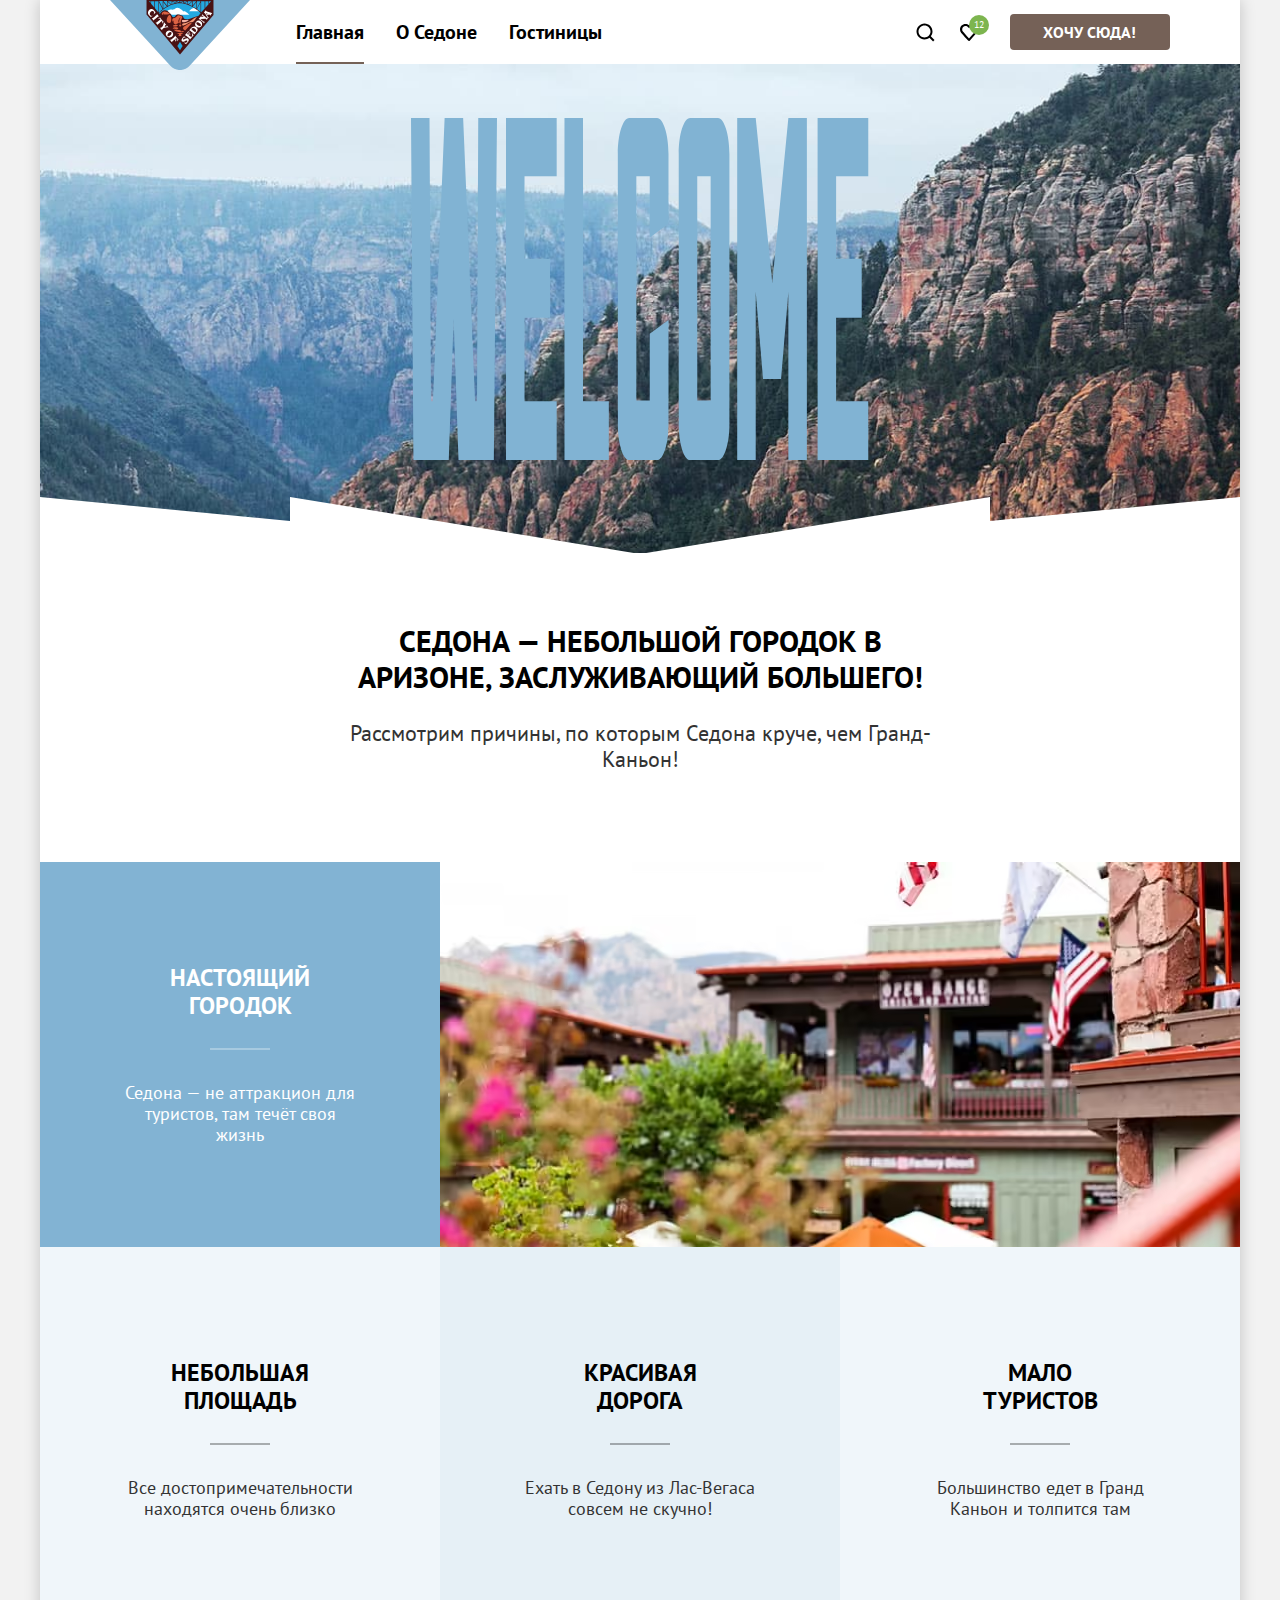
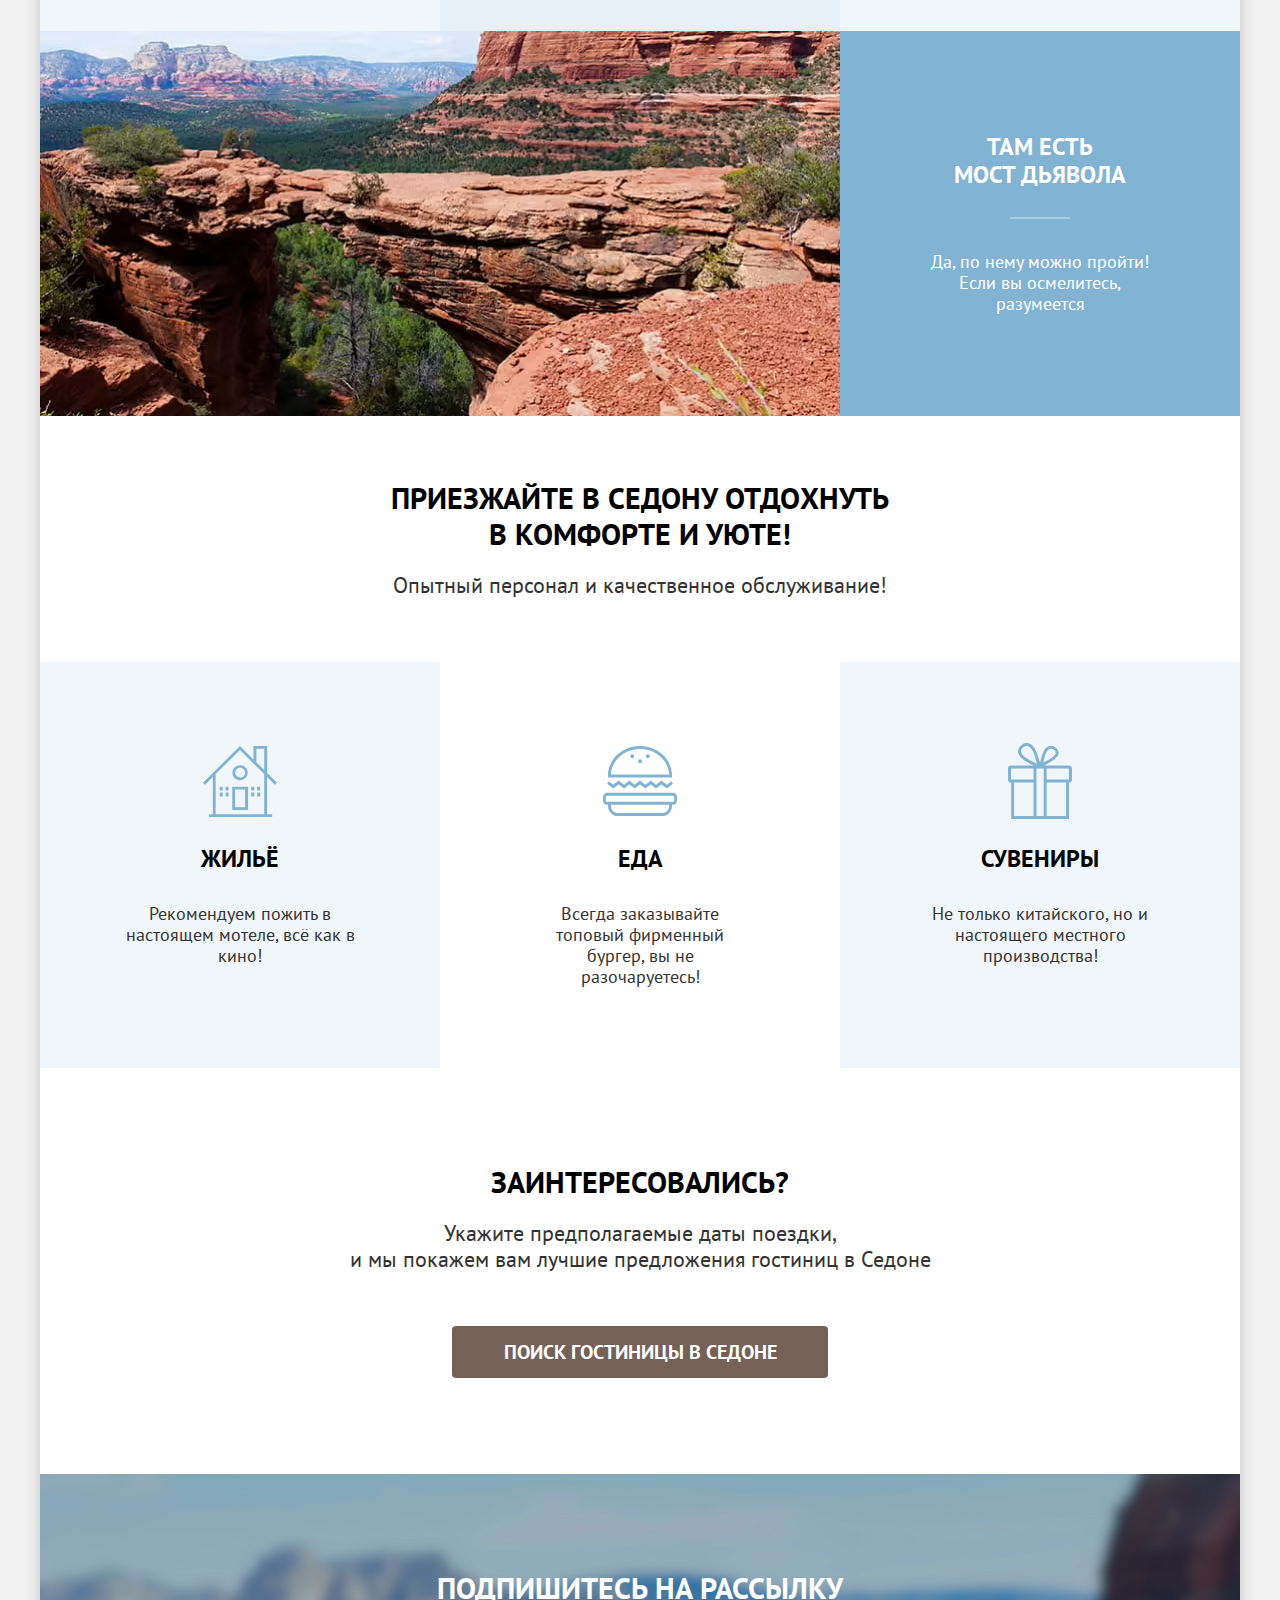
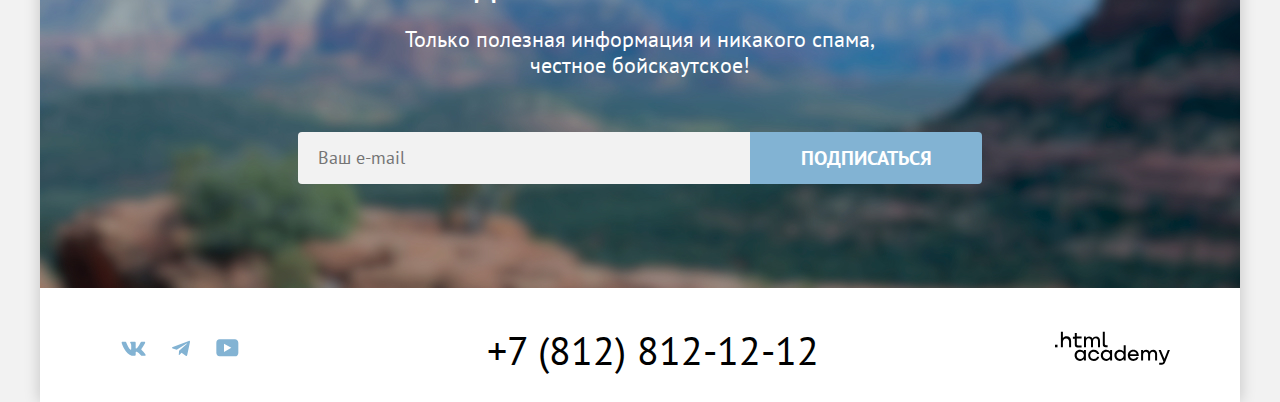
<file: index.html>
<!DOCTYPE html>
<html lang="ru">

  <head>
    <meta charset="utf-8">
    <title>HTML Academy: Седона</title>
    <link rel="stylesheet" href="styles/styles.css">
    <link rel="icon" href="favicon.ico">
    <link rel="icon" type="image/png" href="images/favicon.png">
  </head>

  <body>
    <div class="page-container">
      <header class="header" data-test="header">
        <a class="navigation-logo" href="index.html">
          <img src="images/logo/logo-sedona.svg" width="140" height="70" alt="Логотип сайта Седоны">
        </a>
        <nav class="header-navigation navigation">
          <ul class="navigation-list list-reset">
            <li class="navigation-item">
              <a class="navigation-link navigation-link-current" href="index.html" aria-current="page">Главная</a>
            </li>
            <li class="navigation-item">
              <a class="navigation-link" href="#">О Седоне</a>
            </li>
            <li class="navigation-item">
              <a class="navigation-link" href="catalog.html">Гостиницы</a>
            </li>
          </ul>

          <ul class="navigation-list navigation-user-list list-reset">
            <li class="navigation-user-item">
              <a class="navigation-user-link navigation-user-link-search" href="#">
                <svg class="navigation-user-icon" aria-hidden="true" focusable="false" width="20" height="20"
                  viewBox="0 0 20 20" xmlns="http://www.w3.org/2000/svg">
                  <path
                    d="M19.5 18.0083L15.8 14.3287C16.8 13.0359 17.5 11.3453 17.5 9.4558C17.5 5.08011 13.9 1.5 9.5 1.5C5.1 1.5 1.5 5.17956 1.5 9.55525C1.5 13.9309 5.1 17.511 9.5 17.511C11.3 17.511 13 16.9144 14.4 15.8204L18.1 19.5L19.5 18.0083ZM9.5 15.5221C6.2 15.5221 3.5 12.837 3.5 9.55525C3.5 6.27348 6.2 3.5884 9.5 3.5884C12.8 3.5884 15.5 6.27348 15.5 9.55525C15.5 12.837 12.8 15.5221 9.5 15.5221Z" />
                </svg>
                <span class="visually-hidden">Поиск</span>
              </a>
            </li>
            <li class="navigation-user-item">
              <a class="navigation-user-link navigation-user-link-favorites" href="#">
                <svg class="navigation-user-icon" aria-hidden="true" focusable="false" width="20" height="20"
                  viewBox="0 0 20 20" xmlns="http://www.w3.org/2000/svg">
                  <path
                    d="M9.9 19C9.6 19 9.3 18.9 9.1 18.6C3.7 12.5 2.4 11.1 2.1 10.7C1.4 9.8 1 8.6 1 7.4C1 4.4 3.4 2 6.5 2C7.8 2 9 2.5 10 3.3C11 2.5 12.3 2 13.5 2C16.5 2 19 4.4 19 7.4C19 8.7 18.5 9.9 17.7 10.8L10.7 18.7C10.5 18.9 10.3 19 9.9 19ZM3.9 9.5C4.2 9.9 7.4 13.5 10 16.4L16.2 9.4C16.7 8.9 16.9 8.2 16.9 7.4C16.9 5.6 15.4 4.1 13.6 4.1C12.6 4.1 11.6 4.6 10.9 5.4C10.6 5.7 10.3 5.8 10 5.8C9.7 5.8 9.4 5.6 9.2 5.4C8.5 4.6 7.5 4.1 6.5 4.1C4.7 4.1 3.2 5.6 3.2 7.4C3.1 8.3 3.5 9 3.9 9.5C3.8 9.5 3.8 9.5 3.9 9.5Z" />
                </svg>
                <span class="visually-hidden">Избранное</span>
                <span class="favorites-count"><span class="visually-hidden">Отелей в избранном: </span>12</span>
              </a>
            </li>
            <li class="navigation-user-item">
              <a class="button button-primary" href="#">Хочу сюда!</a>
            </li>
          </ul>
        </nav>
      </header>

      <main class="main-container main-index" data-test="main">

        <section class="hero" data-test="hero">
          <h1 class="visually-hidden">Седона</h1>
          <img class="hero-description" width="458" height="352" src="images/welcome.svg" lang="en"
            alt="Welcome to the gorgeous Sedona! 'Because the Grand Canyon sucks!'">
        </section>

        <section class="advantages" data-test="advantages">
          <h2 class="visually-hidden">Преимущества</h2>
          <h3 class="advantages-title">Седона — небольшой городок в Аризоне, заслуживающий большего!</h3>
          <p class="advantages-subtitle">Рассмотрим причины, по которым Седона круче, чем Гранд-Каньон!</p>
          <ul class="advantages-list list-reset">
            <li class="advantage-item advantage-item-accent">
              <div class="advantage-item-wrapper">
                <h3 class="advantage-title">Настоящий городок</h3>
                <p class="advantage-description">Седона — не аттракцион для туристов, там течёт своя жизнь</p>
              </div>
              <picture>
                <source srcset="images/advantages/small-town.avif" type="image/avif">
                <source srcset="images/advantages/small-town.webp" type="image/webp">
                <img src="images/advantages/small-town.jpg" width="800" height="385" alt="Домик в горах"
                  decoding="async">
              </picture>
            </li>
            <li class="advantage-item">
              <h3 class="advantage-title">Небольшая площадь</h3>
              <p class="advantage-description">Все достопримечательности находятся очень близко</p>
            </li>
            <li class="advantage-item">
              <h3 class="advantage-title">Красивая <br>дорога</h3>
              <p class="advantage-description">Ехать в Седону из Лас-Вегаса совсем не
                скучно!</p>
            </li>
            <li class="advantage-item">
              <h3 class="advantage-title">Мало <br>туристов</h3>
              <p class="advantage-description">Большинство едет в Гранд Каньон и
                толпится там</p>
            </li>
            <li class="advantage-item advantage-item-accent">
              <div class="advantage-item-wrapper">
                <h3 class="advantage-title">Там есть <br>Мост Дьявола</h3>
                <p class="advantage-description">Да, по нему можно пройти! Если вы осмелитесь, разумеется</p>
              </div>
              <picture class="image-first">
                <source srcset="images/advantages/devils-bridge.avif" type="image/avif">
                <source srcset="images/advantages/devils-bridge.webp" type="image/webp">
                <img src="images/advantages/devils-bridge.jpg" width="800" height="385"
                  alt="Каньон в горах с зелёными деревьями" decoding="async">
              </picture>
            </li>
          </ul>
        </section>

        <section class="features" data-test="service">
          <h2 class="visually-hidden">У нас есть всё для вас!</h2>
          <h3 class="features-title">Приезжайте в Седону отдохнуть в комфорте и уюте!</h3>
          <p class="features-subtitle">Опытный персонал и качественное обслуживание!</p>
          <ul class="features-list list-reset">
            <li class="feature-item">
              <h3 class="feature-title feature-title-housing">Жильё</h3>
              <p class="feature-description">Рекомендуем пожить в настоящем мотеле, всё как в кино!</p>
            </li>
            <li class="feature-item">
              <h3 class="feature-title feature-title-food">Еда</h3>
              <p class="feature-description">Всегда заказывайте топовый фирменный бургер, вы не разочаруетесь!</p>
            </li>
            <li class="feature-item">
              <h3 class="feature-title feature-title-souvenirs">Сувениры</h3>
              <p class="feature-description">Не только китайского, но и настоящего местного производства!</p>
            </li>
          </ul>
        </section>

        <section class="search" data-test="search">
          <h2 class="search-title">Заинтересовались?</h2>
          <p class="search-text">Укажите предполагаемые даты поездки,<br>и мы покажем вам лучшие предложения гостиниц в
            Седоне</p>
          <button class="search-button button button-primary" type="button">Поиск гостиницы в Седоне</button>
        </section>

        <section class="subscribe subscribe-img" data-test="subscribe">
          <h2 class="subscribe-title">Подпишитесь на рассылку</h2>
          <p class="subscribe-text">Только полезная информация и никакого спама, честное бойскаутское!</p>
          <form class="subscribe-form" action="https://echo.htmlacademy.ru" method="post">
            <label class="visually-hidden" for="email">Ваш email</label>
            <input class="subscribe-input" id="email" name="email" type="email" inputmode="email" autocomplete="email"
              placeholder="Ваш e-mail" required>
            <button class="button button-secondary" type="submit">Подписаться</button>
          </form>
        </section>
      </main>

      <footer class="footer" data-test="footer">
        <section class="social-media">
          <h2 class="visually-hidden">Наши социальные сети</h2>
          <address>
            <ul class="social-media-list list-reset">
              <li class="social-media-item">
                <a class="social-media-link" href="https://vk.com/htmlacademy" target="_blank"
                  rel="noopener noreferrer">
                  <svg class="social-media-icon" aria-hidden="true" focusable="false" width="25" height="15"
                    viewBox="0 0 25 15" xmlns="http://www.w3.org/2000/svg">
                    <path fill-rule="evenodd" clip-rule="evenodd"
                      d="M24.1164 1.80445C24.2824 1.25845 24.1164 0.856445 23.3214 0.856445H20.6964C20.0284 0.856445 19.7204 1.20345 19.5534 1.58645C19.5534 1.58645 18.2184 4.78245 16.3274 6.85845C15.7154 7.46045 15.4374 7.65145 15.1034 7.65145C14.9364 7.65145 14.6854 7.46045 14.6854 6.91345V1.80445C14.6854 1.14845 14.5014 0.856445 13.9454 0.856445H9.81738C9.40038 0.856445 9.14938 1.16045 9.14938 1.44945C9.14938 2.07045 10.0954 2.21445 10.1924 3.96245V7.76045C10.1924 8.59345 10.0394 8.74444 9.70538 8.74444C8.81538 8.74444 6.65038 5.53345 5.36538 1.85945C5.11638 1.14445 4.86438 0.856445 4.19338 0.856445H1.56638C0.816382 0.856445 0.666382 1.20345 0.666382 1.58645C0.666382 2.26845 1.55638 5.65645 4.81138 10.1374C6.98138 13.1974 10.0364 14.8564 12.8194 14.8564C14.4884 14.8564 14.6944 14.4884 14.6944 13.8534V11.5404C14.6944 10.8034 14.8524 10.6564 15.3814 10.6564C15.7714 10.6564 16.4384 10.8484 17.9964 12.3234C19.7764 14.0724 20.0694 14.8564 21.0714 14.8564H23.6964C24.4464 14.8564 24.8224 14.4884 24.6064 13.7604C24.3684 13.0364 23.5184 11.9854 22.3914 10.7384C21.7794 10.0284 20.8614 9.26345 20.5824 8.88045C20.1934 8.38945 20.3044 8.17044 20.5824 7.73345C20.5824 7.73345 23.7824 3.30745 24.1154 1.80445H24.1164Z" />
                  </svg>
                  <span class="visually-hidden">ВКонтакте</span>
                </a>
              </li>
              <li class="social-media-item">
                <a class="social-media-link" href="https://t.me/htmlacademy" target="_blank" rel="noopener noreferrer">
                  <svg class="social-media-icon" aria-hidden="true" focusable="false" width="18" height="17"
                    viewBox="0 0 18 17" xmlns="http://www.w3.org/2000/svg">
                    <path
                      d="M16.785 0.955705L0.840489 7.1042C-0.247661 7.54126 -0.241365 8.14828 0.640845 8.41897L4.73445 9.69597L14.2058 3.72014C14.6537 3.44766 15.0629 3.59424 14.7265 3.89281L7.05283 10.8183H7.05103L7.05283 10.8192L6.77045 15.0387C7.18413 15.0387 7.36669 14.8489 7.59871 14.625L9.58705 12.6915L13.7229 15.7464C14.4855 16.1664 15.0332 15.9506 15.2229 15.0405L17.9379 2.2453C18.2158 1.13107 17.5126 0.626562 16.785 0.955705Z" />
                  </svg>
                  <span class="visually-hidden">Telegram</span>
                </a>
              </li>
              <li class="social-media-item">
                <a class="social-media-link" href="https://www.youtube.com/user/htmlacademyru" target="_blank"
                  rel="noopener noreferrer">
                  <svg class="social-media-icon" aria-hidden="true" focusable="false" width="23" height="18"
                    viewBox="0 0 23 18" xmlns="http://www.w3.org/2000/svg">
                    <path
                      d="M18.9402 0.356445H3.50738C1.64668 0.356445 0.333252 1.9502 0.333252 3.75645V13.8502C0.333252 15.7627 1.64668 17.3564 3.50738 17.3564H19.1591C20.8009 17.3564 22.3333 15.7627 22.3333 13.9564V3.75645C22.1143 1.9502 20.8009 0.356445 18.9402 0.356445ZM7.99494 12.8939V4.81894L15.3283 8.85645L7.99494 12.8939Z" />
                  </svg>
                  <span class="visually-hidden">Youtube</span>
                </a>
              </li>
            </ul>
          </address>
        </section>

        <section class="contacts">
          <h2 class="visually-hidden">Контакты</h2>
          <address>
            <a class="footer-phone" href="tel:+78128121212">
              <span class="visually-hidden">Вы можете позвонить нам по номеру
              </span>+7&nbsp;(812)&nbsp;812&#8209;12&#8209;12
            </a>
          </address>
        </section>

        <section class="academy-logo-footer">
          <h2 class="visually-hidden">Разработка сайта</h2>
          <a class="academy-logo-link" href="https://htmlacademy.ru/intensive/htmlcss" target="_blank"
            rel="noopener noreferrer">
            <svg class="academy-logo-icon" aria-hidden="true" focusable="false" width="115" height="34"
              viewBox="0 0 115 34" xmlns="http://www.w3.org/2000/svg">
              <path d="M0 13.7232V16.3232H2.5V13.7232H0Z" />
              <path
                d="M11.6 5.32324C10 5.32324 8.8 6.02324 8 7.02324H7.9V0.823242H5.9V16.3232H7.9V11.0232C7.9 8.92324 9.2 7.42324 11.2 7.42324C13 7.42324 14.1 8.82324 14.1 10.6232V16.3232H16.1V10.2232C16.2 7.22324 14.3 5.32324 11.6 5.32324Z" />
              <path
                d="M26.6 5.62324H21.8V1.92324H19.8V5.72324H17.9V7.72324H19.8V13.7232C19.8 15.4232 20.8 16.4232 22.5 16.4232H26.6V14.4232H22.9C22.2 14.4232 21.8 14.0232 21.8 13.3232V7.62324H26.6V5.62324Z" />
              <path
                d="M41.1 5.42324C39.5 5.42324 38.2 6.22324 37.6 7.52324H37.5C36.9 6.32324 35.7 5.42324 34.1 5.42324C32.7 5.42324 31.6 6.22324 31 7.22324H30.9V5.62324H29V16.2232H31V10.8232C31 8.82324 32 7.32324 33.6 7.32324C35.1 7.32324 36 8.32324 36 9.92324V16.2232H38V10.6232C38 8.22324 39.4 7.32324 40.6 7.32324C42.1 7.32324 43 8.32324 43 9.92324V16.2232H45V9.72324C45.1 7.22324 43.6 5.42324 41.1 5.42324Z" />
              <path
                d="M47.8 13.5232C47.8 15.2232 48.8 16.2232 50.6 16.2232H52.6V14.2232H50.9C50.2 14.2232 49.8 13.8232 49.8 13.1232V0.823242H47.8V13.5232Z" />
              <path
                d="M28.9 20.5232C28 19.4232 26.7 18.7232 25 18.7232C21.9 18.7232 19.6 21.0232 19.6 24.3232C19.6 27.6232 21.9 29.9232 25 29.9232C26.8 29.9232 28 29.1232 28.8 28.0232H28.9V29.6232H30.9V19.0232H28.9V20.5232ZM25.3 27.9232C23.1 27.9232 21.7 26.3232 21.7 24.3232C21.7 22.3232 23.1 20.7232 25.3 20.7232C27.5 20.7232 28.9 22.3232 28.9 24.3232C28.9 26.2232 27.5 27.9232 25.3 27.9232Z" />
              <path
                d="M44.2 22.8232C43.7 20.4232 41.6 18.7232 38.8 18.7232C35.4 18.7232 33.2 21.2232 33.2 24.3232C33.2 27.4232 35.4 29.9232 38.8 29.9232C41.6 29.9232 43.7 28.1232 44.2 25.7232H42.1C41.7 27.0232 40.4 28.0232 38.8 28.0232C36.6 28.0232 35.2 26.4232 35.2 24.4232C35.2 22.4232 36.6 20.8232 38.8 20.8232C40.4 20.8232 41.6 21.8232 42.1 23.0232H44.2V22.8232Z" />
              <path
                d="M55.1 20.5232C54.2 19.4232 52.9 18.7232 51.2 18.7232C48.1 18.7232 45.8 21.0232 45.8 24.3232C45.8 27.6232 48.1 29.9232 51.2 29.9232C53 29.9232 54.2 29.1232 55 28.0232H55.1V29.6232H57.1V19.0232H55.1V20.5232ZM51.5 27.9232C49.3 27.9232 47.9 26.3232 47.9 24.3232C47.9 22.3232 49.3 20.7232 51.5 20.7232C53.7 20.7232 55.1 22.3232 55.1 24.3232C55.1 26.2232 53.6 27.9232 51.5 27.9232Z" />
              <path
                d="M68.7 20.6232C67.8 19.5232 66.5 18.7232 64.8 18.7232C61.7 18.7232 59.4 21.0232 59.4 24.3232C59.4 27.6232 61.6 29.9232 64.8 29.9232C66.5 29.9232 67.8 29.1232 68.6 28.1232H68.7V29.6232H70.7V14.2232H68.7V20.6232ZM65.1 27.9232C62.9 27.9232 61.5 26.3232 61.5 24.3232C61.5 22.3232 62.9 20.7232 65.1 20.7232C67.3 20.7232 68.7 22.3232 68.7 24.3232C68.6 26.3232 67.2 27.9232 65.1 27.9232Z" />
              <path
                d="M78.3 18.7232C75 18.7232 72.8 21.2232 72.8 24.3232C72.8 27.3232 74.9 29.9232 78.3 29.9232C80.8 29.9232 82.8 28.6232 83.5 26.3232H81.4C80.9 27.3232 79.8 27.9232 78.4 27.9232C76.5 27.9232 75.1 26.6232 75 25.0232H83.8C84 21.4232 81.8 18.7232 78.3 18.7232ZM78.3 20.6232C80 20.6232 81.3 21.6232 81.6 23.2232H75.1C75.4 21.7232 76.6 20.6232 78.3 20.6232Z" />
              <path
                d="M98.2 18.7232C96.6 18.7232 95.3 19.5232 94.6 20.7232H94.5C93.9 19.5232 92.7 18.7232 91.1 18.7232C89.7 18.7232 88.6 19.4232 88 20.5232V19.0232H86.1V29.6232H88.1V24.2232C88.1 22.2232 89.1 20.8232 90.7 20.7232C92.2 20.7232 93.1 21.7232 93.1 23.3232V29.6232H95.1V24.0232C95.1 21.6232 96.5 20.7232 97.7 20.7232C99.2 20.7232 100.1 21.7232 100.1 23.3232V29.6232H102.1V23.1232C102.2 20.5232 100.7 18.7232 98.2 18.7232Z" />
              <path
                d="M109.4 27.8232L105.8 18.9232H103.6L108.4 30.5232C108.1 31.4232 107.7 31.7232 106.7 31.7232H104.2V33.7232H106.7C108.5 33.7232 109.5 32.9232 110.2 31.1232L114.9 18.9232H112.8L109.4 27.8232Z" />
            </svg>
            <span class="visually-hidden">HTML Academy</span>
          </a>
        </section>

      </footer>

      <div class="modal-container modal-container-close">
        <div class="modal modal-search">
          <button class="modal-close-button" type="button">
            <span class="visually-hidden">Закрыть</span>
          </button>
          <section class="modal-content">
            <h2 class="modal-title">Поиск гостиницы в Седоне</h2>
            <form class="search-form" action="https://echo.htmlacademy.ru/" method="post">
              <label class="modal-search-label" for="checkin">Дата Заезда:</label>
              <div class="commented-input">
                <input class="modal-search-input" id="checkin" name="checkin" type="text" placeholder="Укажите дату"
                  value="27 апреля 2020" required>
                <span class="message message-error">Мы не можем отправить вас в прошлое.</span>
              </div>

              <label class="modal-search-label" for="departure">Дата Выезда:</label>
              <div class="commented-input">
                <input class="modal-search-input" id="departure" name="departure" type="text" placeholder="Укажите дату"
                  value="1 сентября 2023" required>
                <span class="message message-valid">На эти даты есть свободные номера. Пока есть.</span>
              </div>

              <label class="modal-search-adults" for="adults">Взрослые:</label>
              <div class="count-controls">
                <button class="decrease" type="button">
                  <svg width="14" height="2" viewBox="0 0 14 2" xmlns="http://www.w3.org/2000/svg">
                    <path d="M0 0L0 2L14 2V0L0 0Z" />
                  </svg>
                  <span class="visually-hidden">Уменьшить количество взрослых на 1</span>
                </button>
                <input class="modal-search-count-input" type="number" id="adults" name="adults-count" placeholder="1"
                  min="1" value="2" required>
                <button class="increase" type="button">
                  <span class="visually-hidden">Увеличить количество взрослых на 1</span>
                  <svg width="20" height="20" viewBox="0 0 20 20" xmlns="http://www.w3.org/2000/svg">
                    <path d="M17 9H11V3H9V9H3V11H9V17H11V11H17V9Z" />
                  </svg>
                </button>
              </div>

              <div class="modal-search-children">
                <label for="children">Дети:</label>
                <button class="info-button" type="button"></button>
                <span class="info-text">Укажите количество детей, которые
                  будут с вами, возраст которых от 6 до 18 лет. Дети до 6 лет размещаются бесплатно.
                </span>
              </div>

              <div class="count-controls">
                <button class="decrease" type="button">
                  <span class="visually-hidden">Уменьшить количество детей на 1</span>
                  <svg width="14" height="2" viewBox="0 0 14 2" xmlns="http://www.w3.org/2000/svg">
                    <path d="M0 0L0 2L14 2V0L0 0Z" />
                  </svg>
                </button>
                <input class="modal-search-count-input" type="number" id="children" name="children-count"
                  placeholder="1" min="0" value="2" required>
                <button class="increase" type="button">
                  <span class="visually-hidden">Увеличить количество детей на 1</span>
                  <svg width="20" height="20" viewBox="0 0 20 20" xmlns="http://www.w3.org/2000/svg">
                    <path d="M17 9H11V3H9V9H3V11H9V17H11V11H17V9Z" />
                  </svg>
                </button>
              </div>
              <button class="modal-search-button button button-secondary " type="submit">Найти</button>
            </form>

          </section>
        </div>
      </div>
    </div>
  </body>

</html>
</file>
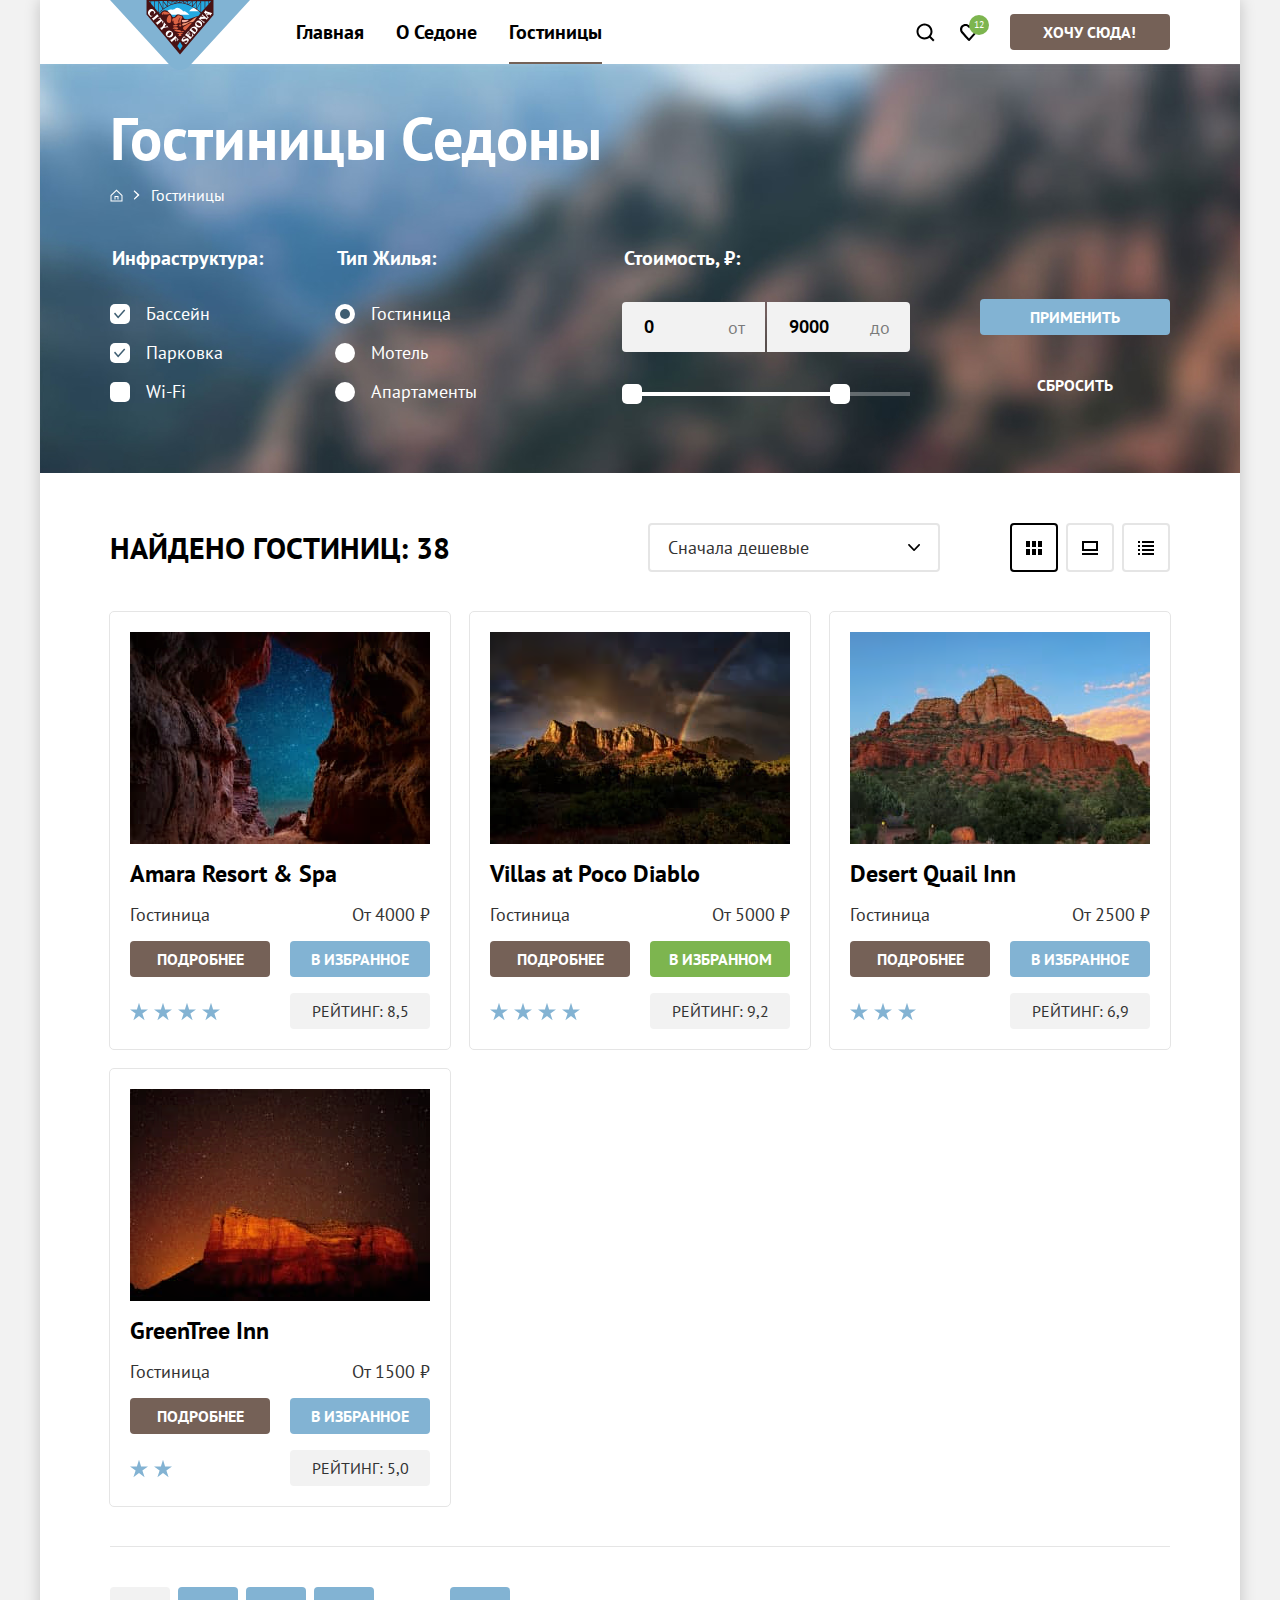
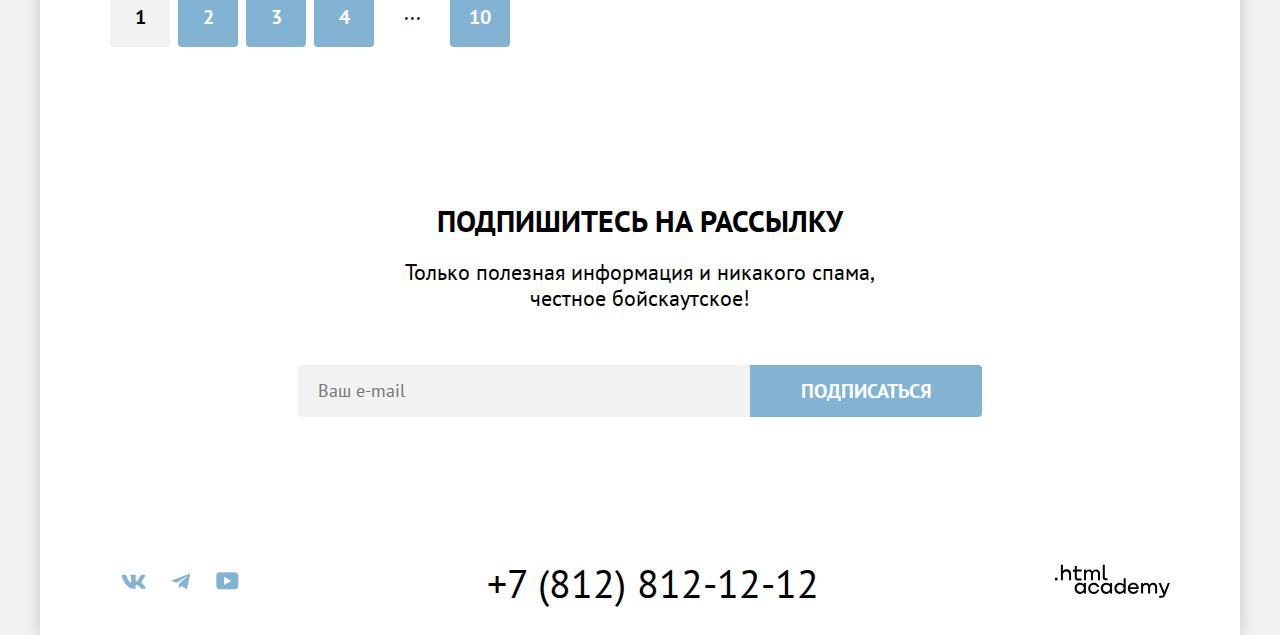
<file: catalog.html>
<!DOCTYPE html>
<html lang="ru">

  <head>
    <meta charset="utf-8">
    <title>HTML Academy: Седона</title>
    <link rel="stylesheet" href="styles/styles.css">
    <link rel="icon" href="favicon.ico">
    <link rel="icon" type="image/png" href="images/favicon.png">
  </head>

  <body>
    <div class="page-container">
      <header class="header" data-test="header">
        <a class="navigation-logo" href="index.html">
          <img src="images/logo/logo-sedona.svg" width="140" height="70" alt="Логотип сайта Седоны">
        </a>
        <nav class="header-navigation navigation">
          <ul class="navigation-list list-reset">
            <li class="navigation-item">
              <a class="navigation-link" href="index.html">Главная</a>
            </li>
            <li class="navigation-item">
              <a class="navigation-link" href="#">О Седоне</a>
            </li>
            <li class="navigation-item">
              <a class="navigation-link navigation-link-current" href="#" aria-current="page">Гостиницы</a>
            </li>
          </ul>

          <ul class="navigation-list navigation-user-list list-reset">
            <li class="navigation-user-item">
              <a class="navigation-user-link navigation-user-link-search" href="#">
                <svg class="navigation-user-icon" aria-hidden="true" focusable="false" width="20" height="20"
                  viewBox="0 0 20 20" xmlns="http://www.w3.org/2000/svg">
                  <path
                    d="M19.5 18.0083L15.8 14.3287C16.8 13.0359 17.5 11.3453 17.5 9.4558C17.5 5.08011 13.9 1.5 9.5 1.5C5.1 1.5 1.5 5.17956 1.5 9.55525C1.5 13.9309 5.1 17.511 9.5 17.511C11.3 17.511 13 16.9144 14.4 15.8204L18.1 19.5L19.5 18.0083ZM9.5 15.5221C6.2 15.5221 3.5 12.837 3.5 9.55525C3.5 6.27348 6.2 3.5884 9.5 3.5884C12.8 3.5884 15.5 6.27348 15.5 9.55525C15.5 12.837 12.8 15.5221 9.5 15.5221Z" />
                </svg>
                <span class="visually-hidden">Поиск</span>
              </a>
            </li>
            <li class="navigation-user-item">
              <a class="navigation-user-link navigation-user-link-favorites" href="#">
                <svg class="navigation-user-icon" aria-hidden="true" focusable="false" width="20" height="20"
                  viewBox="0 0 20 20" xmlns="http://www.w3.org/2000/svg">
                  <path
                    d="M9.9 19C9.6 19 9.3 18.9 9.1 18.6C3.7 12.5 2.4 11.1 2.1 10.7C1.4 9.8 1 8.6 1 7.4C1 4.4 3.4 2 6.5 2C7.8 2 9 2.5 10 3.3C11 2.5 12.3 2 13.5 2C16.5 2 19 4.4 19 7.4C19 8.7 18.5 9.9 17.7 10.8L10.7 18.7C10.5 18.9 10.3 19 9.9 19ZM3.9 9.5C4.2 9.9 7.4 13.5 10 16.4L16.2 9.4C16.7 8.9 16.9 8.2 16.9 7.4C16.9 5.6 15.4 4.1 13.6 4.1C12.6 4.1 11.6 4.6 10.9 5.4C10.6 5.7 10.3 5.8 10 5.8C9.7 5.8 9.4 5.6 9.2 5.4C8.5 4.6 7.5 4.1 6.5 4.1C4.7 4.1 3.2 5.6 3.2 7.4C3.1 8.3 3.5 9 3.9 9.5C3.8 9.5 3.8 9.5 3.9 9.5Z" />
                </svg>
                <span class="visually-hidden">Избранное</span>
                <span class="favorites-count"><span class="visually-hidden">Отелей в избранном: </span>12</span>
              </a>
            </li>
            <li class="navigation-user-item">
              <a class="button button-primary" href="#">Хочу сюда!</a>
            </li>
          </ul>
        </nav>
      </header>

      <main class="main-container main-catalog" data-test="main">
        <section class="filter">
          <h1 class="page-title">Гостиницы Седоны</h1>
          <ul class="breadcrumbs list-reset">
            <li class="breadcrumbs-item breadcrumbs-item-front">
              <a class="breadcrumbs-link" href="index.html">
                <span class="visually-hidden">Главная</span>
              </a>
            </li>
            <li class="breadcrumbs-item">
              <a class="breadcrumbs-link breadcrumbs-link-current" href="#" aria-current="page"
                tabindex="-1">Гостиницы</a>
            </li>
          </ul>

          <h2 class="visually-hidden">Выбор гостиницы</h2>
          <form class="filter-form" action="https://echo.htmlacademy.ru/" method="get" data-test="filter">

            <fieldset class="filter-group-check">
              <legend class="filter-title">Инфраструктура:</legend>
              <div class="filter-list">
                <label class="filter-control" for="pool">
                  <input class="filter-input" id="pool" name="pool" type="checkbox" checked>
                  Бассейн
                </label>
                <label class="filter-control" for="parking">
                  <input class="filter-input" id="parking" name="parking" type="checkbox" checked>
                  Парковка
                </label>
                <label class="filter-control" for="wi-fi">
                  <input class="filter-input" id="wi-fi" name="wi-fi" type="checkbox">
                  Wi-Fi
                </label>
              </div>
            </fieldset>

            <fieldset class="filter-group-radio">
              <legend class="filter-title">Тип Жилья:</legend>
              <div class="filter-list">
                <label class="filter-control" for="hotel">
                  <input class="filter-input" id="hotel" name="housing-type" type="radio" value="hotel" checked>
                  Гостиница
                </label>
                <label class="filter-control" for="motel">
                  <input class="filter-input" id="motel" name="housing-type" type="radio" value="motel">
                  Мотель
                </label>
                <label class="filter-control" for="apartments">
                  <input class="filter-input" id="apartments" name="housing-type" type="radio" value="apartments">
                  Апартаменты
                </label>
              </div>
            </fieldset>

            <fieldset class="filter-group-range">
              <legend class="filter-title">Стоимость, ₽:</legend>

              <div class="filter-range-container">
                <div class="filter-range-change">
                  <label class="filter-range-item filter-range-item-min" for="min">
                    <input class="filter-range-input" id="min" name="min-price" type="number" value="0" min="0">
                    от
                  </label>
                  <label class="filter-range-item filter-range-item-max" for="max">
                    <input class="filter-range-input" id="max" name="max-price" type="number" value="9000" min="0">
                    до
                  </label>
                </div>
                <div class="filter-toggle">
                  <button class="filter-toggle-item filter-toggle-item-min" type="button">
                    <span class="visually-hidden">Изменить минимальную стоимость</span>
                  </button>
                  <button class="filter-toggle-item filter-toggle-item-max" type="button">
                    <span class="visually-hidden">Изменить максимальную стоимость</span>
                  </button>
                </div>
              </div>
            </fieldset>

            <div class="filter-buttons">
              <button class="button button-secondary" type="submit">Применить</button>
              <button class="button button-reset" type="reset">Сбросить</button>
            </div>

          </form>
        </section>

        <section class="search-result" data-test="catalog">
          <div class="search-result-sorting">
            <h2 class="search-result-title">Найдено гостиниц: 38</h2>
            <select class="sorting" aria-label="Порядок сортировки" name="select-control">
              <option value="sorting-uncostly">Сначала дешевые</option>
              <option value="sorting-expensive">Сначала дорогие</option>
              <option value="sorting-popular">Сначала популярные</option>
            </select>
            <ul class="view list-reset">
              <li>
                <a class="view-item view-item-tile view-item-active" href="catalog.html?view=tile"
                  aria-label="Показать карточки"></a>
              </li>
              <li>
                <a class="view-item view-item-card" href="catalog.html?view=card" aria-label="Показать превью"></a>
              </li>
              <li>
                <a class="view-item view-item-list" href="catalog.html?view=list" aria-label="Показать список"></a>
              </li>
            </ul>
          </div>
          <section class="hotels">
            <ul class="hotels-list list-reset">
              <li class="hotel-item">
                <a class="hotel-pics" href="#" tabindex="-1">
                  <picture>
                    <source srcset="images/hotels/hotel-1.avif" type="image/avif">
                    <source srcset="images/hotels/hotel-1.webp" type="image/webp">
                    <img class="hotel-img" src="images/hotels/hotel-1.jpg" width="300" height="212"
                      alt="Вид на звёздное небо из ущелья" decoding="async">
                  </picture>
                </a>
                <h3 class="hotel-title"><a href="#" tabindex="-1">Amara Resort &amp; Spa</a></h3>
                <p class="hotel-type">Гостиница</p>
                <p class="hotel-price">От 4000 ₽</p>
                <a class="button button-primary" href="#">Подробнее</a>
                <button class="button button-secondary" type="button">В избранное</button>
                <p class="hotel-stars hotel-stars-4"><span class="visually-hidden">4 звезды</span></p>
                <p class="hotel-rating">Рейтинг: 8,5</p>
              </li>
              <li class="hotel-item">
                <a class="hotel-pics" href="#" tabindex="-1">
                  <picture>
                    <source srcset="images/hotels/hotel-2.avif" type="image/avif">
                    <source srcset="images/hotels/hotel-2.webp" type="image/webp">
                    <img class="hotel-img" src="images/hotels/hotel-2.jpg" width="300" height="212"
                      alt="Залитые солнцем скалы после дождя с сияющей радугой" decoding="async">
                  </picture>
                </a>
                <h3 class="hotel-title"><a href="#" tabindex="-1">Villas at Poco Diablo</a></h3>
                <p class="hotel-type">Гостиница</p>
                <p class="hotel-price">От 5000 ₽</p>
                <a class="button button-primary" href="#">Подробнее</a>
                <button class="button button-remove" type="button">В избранном</button>
                <p class="hotel-stars hotel-stars-4"><span class="visually-hidden">4 звезды</span></p>
                <p class="hotel-rating">Рейтинг: 9,2</p>
              </li>
              <li class="hotel-item">
                <a class="hotel-pics" href="#" tabindex="-1">
                  <picture>
                    <source srcset="images/hotels/hotel-3.avif" type="image/avif">
                    <source srcset="images/hotels/hotel-3.webp" type="image/webp">
                    <img class="hotel-img" src="images/hotels/hotel-3.jpg" width="300" height="212"
                      alt="Скалы под ясным небом" decoding="async">
                  </picture>
                </a>
                <h3 class="hotel-title"><a href="#" tabindex="-1">Desert Quail Inn</a></h3>
                <p class="hotel-type">Гостиница</p>
                <p class="hotel-price">От 2500 ₽</p>
                <a class="button button-primary" href="#">Подробнее</a>
                <button class="button button-secondary" type="button">В избранное</button>
                <p class="hotel-stars hotel-stars-3"><span class="visually-hidden">3 звезды</span></p>
                <p class="hotel-rating">Рейтинг: 6,9</p>
              </li>
              <li class="hotel-item">
                <a class="hotel-pics" href="#" tabindex="-1">
                  <picture>
                    <source srcset="images/hotels/hotel-4.avif" type="image/avif">
                    <source srcset="images/hotels/hotel-4.webp" type="image/webp">
                    <img class="hotel-img" src="images/hotels/hotel-4.jpg" width="300" height="212"
                      alt="Скалы в звёздную ночь" decoding="async">
                  </picture>
                </a>
                <h3 class="hotel-title"><a href="#" tabindex="-1">GreenTree Inn</a></h3>
                <p class="hotel-type">Гостиница</p>
                <p class="hotel-price">От 1500 ₽</p>
                <a class="button button-primary" href="#">Подробнее</a>
                <button class="button button-secondary" type="button">В избранное</button>
                <p class="hotel-stars hotel-stars-2"><span class="visually-hidden">2 звезды</span></p>
                <p class="hotel-rating">Рейтинг: 5,0</p>
              </li>
            </ul>

            <ol class="pagination list-reset">
              <li class="pagination-item">
                <a class="pagination-link pagination-link-current" href="#" aria-current="page" tabindex="-1">1</a>
              </li>
              <li class="pagination-item">
                <a class="pagination-link" href="#">2</a>
              </li>
              <li class="pagination-item">
                <a class="pagination-link" href="#">3</a>
              </li>
              <li class="pagination-item">
                <a class="pagination-link" href="#">4</a>
              </li>
              <li class="pagination-item">
                <span class="pagination-more">...</span>
              </li>
              <li class="pagination-item">
                <a class="pagination-link" href="#">10</a>
              </li>
            </ol>

          </section>
        </section>

        <section class="subscribe" data-test="subscribe">
          <h2 class="subscribe-title">Подпишитесь на рассылку</h2>
          <p class="subscribe-text">Только полезная информация и никакого спама, честное бойскаутское!</p>
          <form class="subscribe-form" action="https://echo.htmlacademy.ru" method="post">
            <label class="visually-hidden" for="email">Ваш email</label>
            <input class="subscribe-input" id="email" name="email" type="email" inputmode="email" autocomplete="email"
              placeholder="Ваш e-mail" required>
            <button class="button button-secondary" type="submit">Подписаться</button>
          </form>
        </section>
      </main>

      <footer class="footer" data-test="footer">
        <section class="social-media">
          <h2 class="visually-hidden">Наши социальные сети</h2>
          <address>
            <ul class="social-media-list list-reset">
              <li class="social-media-item">
                <a class="social-media-link" href="https://vk.com/htmlacademy" target="_blank"
                  rel="noopener noreferrer">
                  <svg class="social-media-icon" aria-hidden="true" focusable="false" width="25" height="15"
                    viewBox="0 0 25 15" xmlns="http://www.w3.org/2000/svg">
                    <path fill-rule="evenodd" clip-rule="evenodd"
                      d="M24.1164 1.80445C24.2824 1.25845 24.1164 0.856445 23.3214 0.856445H20.6964C20.0284 0.856445 19.7204 1.20345 19.5534 1.58645C19.5534 1.58645 18.2184 4.78245 16.3274 6.85845C15.7154 7.46045 15.4374 7.65145 15.1034 7.65145C14.9364 7.65145 14.6854 7.46045 14.6854 6.91345V1.80445C14.6854 1.14845 14.5014 0.856445 13.9454 0.856445H9.81738C9.40038 0.856445 9.14938 1.16045 9.14938 1.44945C9.14938 2.07045 10.0954 2.21445 10.1924 3.96245V7.76045C10.1924 8.59345 10.0394 8.74444 9.70538 8.74444C8.81538 8.74444 6.65038 5.53345 5.36538 1.85945C5.11638 1.14445 4.86438 0.856445 4.19338 0.856445H1.56638C0.816382 0.856445 0.666382 1.20345 0.666382 1.58645C0.666382 2.26845 1.55638 5.65645 4.81138 10.1374C6.98138 13.1974 10.0364 14.8564 12.8194 14.8564C14.4884 14.8564 14.6944 14.4884 14.6944 13.8534V11.5404C14.6944 10.8034 14.8524 10.6564 15.3814 10.6564C15.7714 10.6564 16.4384 10.8484 17.9964 12.3234C19.7764 14.0724 20.0694 14.8564 21.0714 14.8564H23.6964C24.4464 14.8564 24.8224 14.4884 24.6064 13.7604C24.3684 13.0364 23.5184 11.9854 22.3914 10.7384C21.7794 10.0284 20.8614 9.26345 20.5824 8.88045C20.1934 8.38945 20.3044 8.17044 20.5824 7.73345C20.5824 7.73345 23.7824 3.30745 24.1154 1.80445H24.1164Z" />
                  </svg>
                  <span class="visually-hidden">ВКонтакте</span>
                </a>
              </li>
              <li class="social-media-item">
                <a class="social-media-link" href="https://t.me/htmlacademy" target="_blank" rel="noopener noreferrer">
                  <svg class="social-media-icon" aria-hidden="true" focusable="false" width="18" height="17"
                    viewBox="0 0 18 17" xmlns="http://www.w3.org/2000/svg">
                    <path
                      d="M16.785 0.955705L0.840489 7.1042C-0.247661 7.54126 -0.241365 8.14828 0.640845 8.41897L4.73445 9.69597L14.2058 3.72014C14.6537 3.44766 15.0629 3.59424 14.7265 3.89281L7.05283 10.8183H7.05103L7.05283 10.8192L6.77045 15.0387C7.18413 15.0387 7.36669 14.8489 7.59871 14.625L9.58705 12.6915L13.7229 15.7464C14.4855 16.1664 15.0332 15.9506 15.2229 15.0405L17.9379 2.2453C18.2158 1.13107 17.5126 0.626562 16.785 0.955705Z" />
                  </svg>
                  <span class="visually-hidden">Telegram</span>
                </a>
              </li>
              <li class="social-media-item">
                <a class="social-media-link" href="https://www.youtube.com/user/htmlacademyru" target="_blank"
                  rel="noopener noreferrer">
                  <svg class="social-media-icon" aria-hidden="true" focusable="false" width="23" height="18"
                    viewBox="0 0 23 18" xmlns="http://www.w3.org/2000/svg">
                    <path
                      d="M18.9402 0.356445H3.50738C1.64668 0.356445 0.333252 1.9502 0.333252 3.75645V13.8502C0.333252 15.7627 1.64668 17.3564 3.50738 17.3564H19.1591C20.8009 17.3564 22.3333 15.7627 22.3333 13.9564V3.75645C22.1143 1.9502 20.8009 0.356445 18.9402 0.356445ZM7.99494 12.8939V4.81894L15.3283 8.85645L7.99494 12.8939Z" />
                  </svg>
                  <span class="visually-hidden">Youtube</span>
                </a>
              </li>
            </ul>
          </address>
        </section>

        <section class="contacts">
          <h2 class="visually-hidden">Контакты</h2>
          <address>
            <a class="footer-phone" href="tel:+78128121212">
              <span class="visually-hidden">Вы можете позвонить нам по номеру
              </span>+7&nbsp;(812)&nbsp;812&#8209;12&#8209;12
            </a>
          </address>
        </section>

        <section class="academy-logo-footer">
          <h2 class="visually-hidden">Разработка сайта</h2>
          <a class="academy-logo-link" href="https://htmlacademy.ru/intensive/htmlcss" target="_blank"
            rel="noopener noreferrer">
            <svg class="academy-logo-icon" aria-hidden="true" focusable="false" width="115" height="34"
              viewBox="0 0 115 34" xmlns="http://www.w3.org/2000/svg">
              <path d="M0 13.7232V16.3232H2.5V13.7232H0Z" />
              <path
                d="M11.6 5.32324C10 5.32324 8.8 6.02324 8 7.02324H7.9V0.823242H5.9V16.3232H7.9V11.0232C7.9 8.92324 9.2 7.42324 11.2 7.42324C13 7.42324 14.1 8.82324 14.1 10.6232V16.3232H16.1V10.2232C16.2 7.22324 14.3 5.32324 11.6 5.32324Z" />
              <path
                d="M26.6 5.62324H21.8V1.92324H19.8V5.72324H17.9V7.72324H19.8V13.7232C19.8 15.4232 20.8 16.4232 22.5 16.4232H26.6V14.4232H22.9C22.2 14.4232 21.8 14.0232 21.8 13.3232V7.62324H26.6V5.62324Z" />
              <path
                d="M41.1 5.42324C39.5 5.42324 38.2 6.22324 37.6 7.52324H37.5C36.9 6.32324 35.7 5.42324 34.1 5.42324C32.7 5.42324 31.6 6.22324 31 7.22324H30.9V5.62324H29V16.2232H31V10.8232C31 8.82324 32 7.32324 33.6 7.32324C35.1 7.32324 36 8.32324 36 9.92324V16.2232H38V10.6232C38 8.22324 39.4 7.32324 40.6 7.32324C42.1 7.32324 43 8.32324 43 9.92324V16.2232H45V9.72324C45.1 7.22324 43.6 5.42324 41.1 5.42324Z" />
              <path
                d="M47.8 13.5232C47.8 15.2232 48.8 16.2232 50.6 16.2232H52.6V14.2232H50.9C50.2 14.2232 49.8 13.8232 49.8 13.1232V0.823242H47.8V13.5232Z" />
              <path
                d="M28.9 20.5232C28 19.4232 26.7 18.7232 25 18.7232C21.9 18.7232 19.6 21.0232 19.6 24.3232C19.6 27.6232 21.9 29.9232 25 29.9232C26.8 29.9232 28 29.1232 28.8 28.0232H28.9V29.6232H30.9V19.0232H28.9V20.5232ZM25.3 27.9232C23.1 27.9232 21.7 26.3232 21.7 24.3232C21.7 22.3232 23.1 20.7232 25.3 20.7232C27.5 20.7232 28.9 22.3232 28.9 24.3232C28.9 26.2232 27.5 27.9232 25.3 27.9232Z" />
              <path
                d="M44.2 22.8232C43.7 20.4232 41.6 18.7232 38.8 18.7232C35.4 18.7232 33.2 21.2232 33.2 24.3232C33.2 27.4232 35.4 29.9232 38.8 29.9232C41.6 29.9232 43.7 28.1232 44.2 25.7232H42.1C41.7 27.0232 40.4 28.0232 38.8 28.0232C36.6 28.0232 35.2 26.4232 35.2 24.4232C35.2 22.4232 36.6 20.8232 38.8 20.8232C40.4 20.8232 41.6 21.8232 42.1 23.0232H44.2V22.8232Z" />
              <path
                d="M55.1 20.5232C54.2 19.4232 52.9 18.7232 51.2 18.7232C48.1 18.7232 45.8 21.0232 45.8 24.3232C45.8 27.6232 48.1 29.9232 51.2 29.9232C53 29.9232 54.2 29.1232 55 28.0232H55.1V29.6232H57.1V19.0232H55.1V20.5232ZM51.5 27.9232C49.3 27.9232 47.9 26.3232 47.9 24.3232C47.9 22.3232 49.3 20.7232 51.5 20.7232C53.7 20.7232 55.1 22.3232 55.1 24.3232C55.1 26.2232 53.6 27.9232 51.5 27.9232Z" />
              <path
                d="M68.7 20.6232C67.8 19.5232 66.5 18.7232 64.8 18.7232C61.7 18.7232 59.4 21.0232 59.4 24.3232C59.4 27.6232 61.6 29.9232 64.8 29.9232C66.5 29.9232 67.8 29.1232 68.6 28.1232H68.7V29.6232H70.7V14.2232H68.7V20.6232ZM65.1 27.9232C62.9 27.9232 61.5 26.3232 61.5 24.3232C61.5 22.3232 62.9 20.7232 65.1 20.7232C67.3 20.7232 68.7 22.3232 68.7 24.3232C68.6 26.3232 67.2 27.9232 65.1 27.9232Z" />
              <path
                d="M78.3 18.7232C75 18.7232 72.8 21.2232 72.8 24.3232C72.8 27.3232 74.9 29.9232 78.3 29.9232C80.8 29.9232 82.8 28.6232 83.5 26.3232H81.4C80.9 27.3232 79.8 27.9232 78.4 27.9232C76.5 27.9232 75.1 26.6232 75 25.0232H83.8C84 21.4232 81.8 18.7232 78.3 18.7232ZM78.3 20.6232C80 20.6232 81.3 21.6232 81.6 23.2232H75.1C75.4 21.7232 76.6 20.6232 78.3 20.6232Z" />
              <path
                d="M98.2 18.7232C96.6 18.7232 95.3 19.5232 94.6 20.7232H94.5C93.9 19.5232 92.7 18.7232 91.1 18.7232C89.7 18.7232 88.6 19.4232 88 20.5232V19.0232H86.1V29.6232H88.1V24.2232C88.1 22.2232 89.1 20.8232 90.7 20.7232C92.2 20.7232 93.1 21.7232 93.1 23.3232V29.6232H95.1V24.0232C95.1 21.6232 96.5 20.7232 97.7 20.7232C99.2 20.7232 100.1 21.7232 100.1 23.3232V29.6232H102.1V23.1232C102.2 20.5232 100.7 18.7232 98.2 18.7232Z" />
              <path
                d="M109.4 27.8232L105.8 18.9232H103.6L108.4 30.5232C108.1 31.4232 107.7 31.7232 106.7 31.7232H104.2V33.7232H106.7C108.5 33.7232 109.5 32.9232 110.2 31.1232L114.9 18.9232H112.8L109.4 27.8232Z" />
            </svg>
            <span class="visually-hidden">HTML Academy</span>
          </a>
        </section>

      </footer>
    </div>
  </body>

</html>
</file>
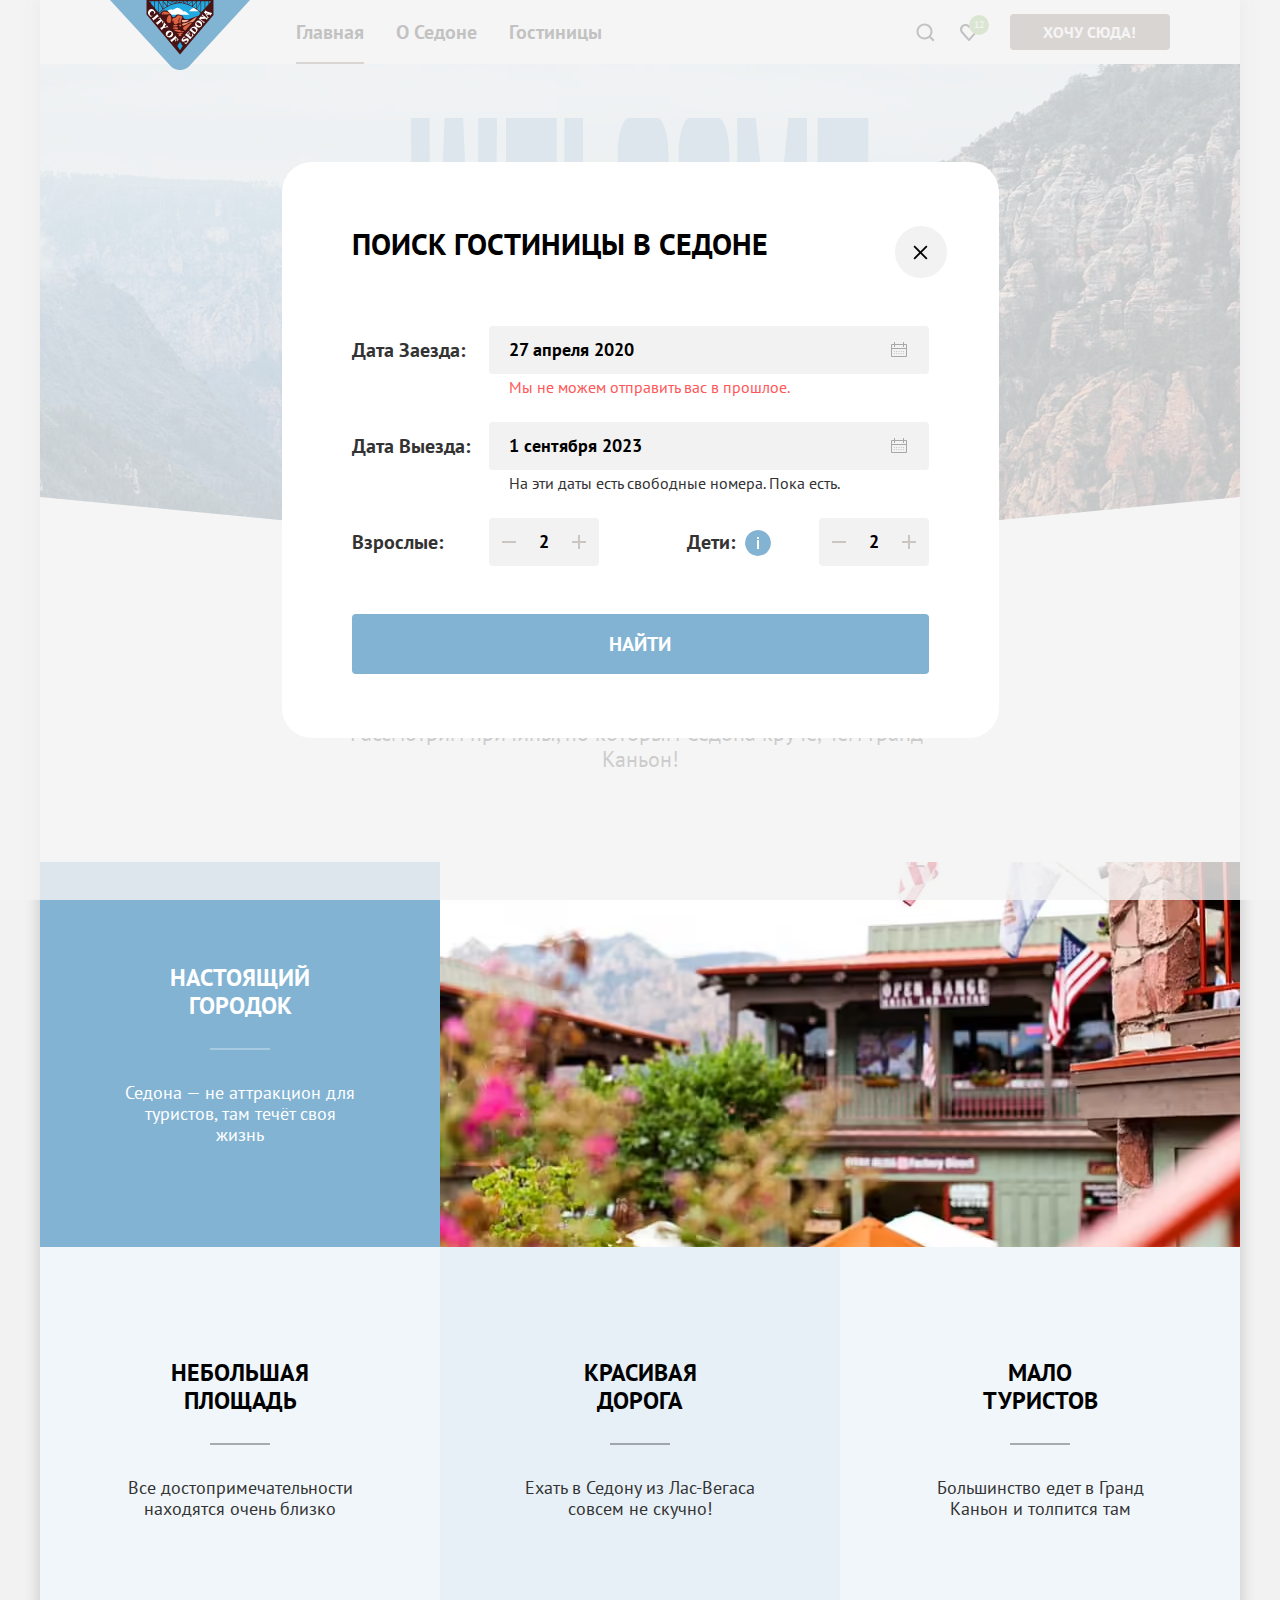
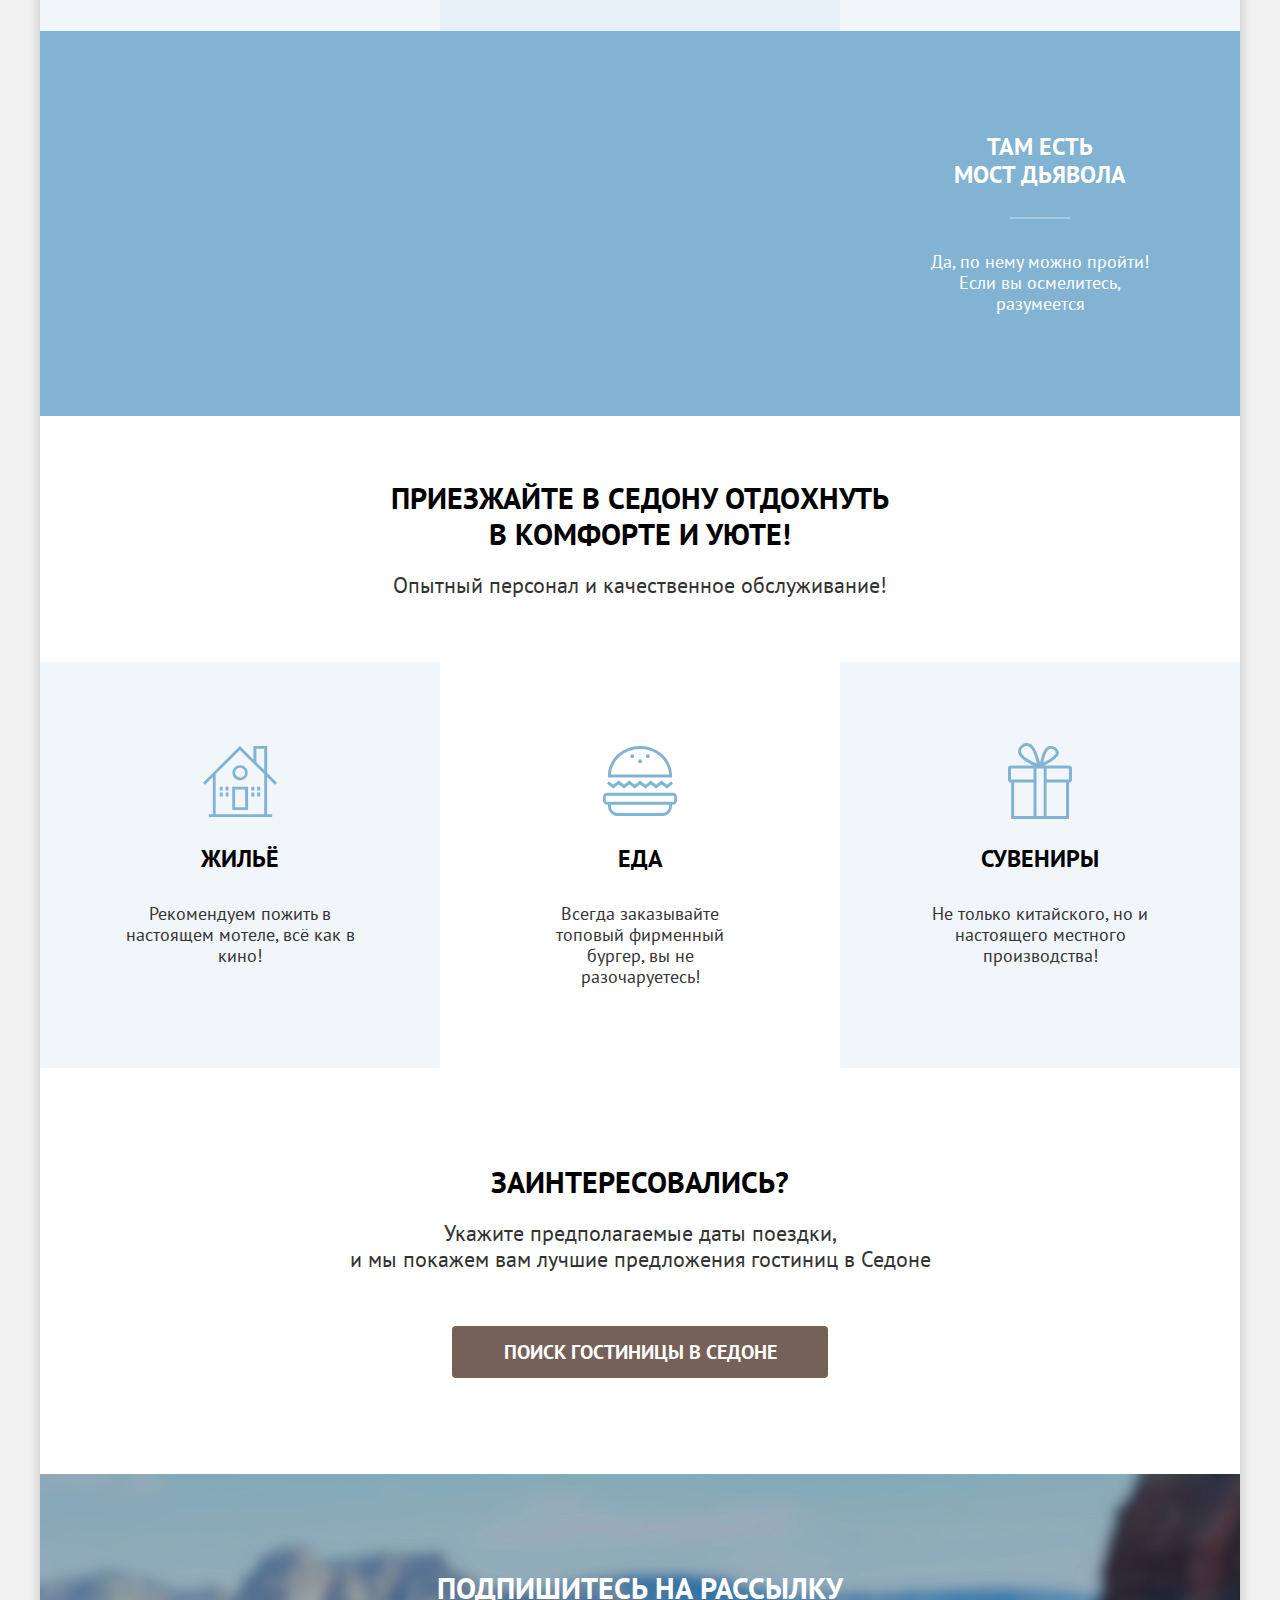
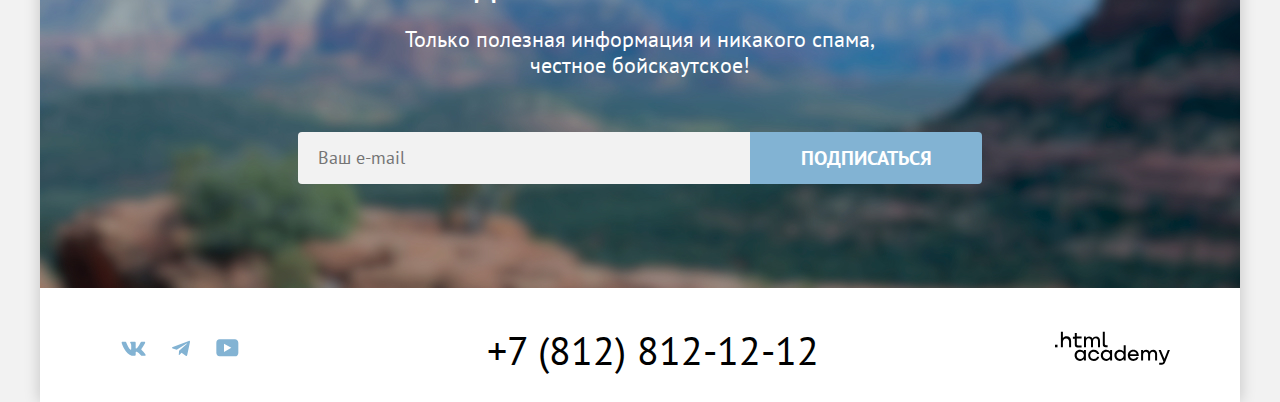
<file: modal.html>
<!DOCTYPE html>
<html lang="ru">

  <head>
    <meta charset="utf-8">
    <title>HTML Academy: Седона</title>
    <link rel="stylesheet" href="styles/styles.css">
    <link rel="icon" href="favicon.ico">
    <link rel="icon" type="image/png" href="images/favicon.png">
  </head>

  <body>
    <div class="page-container">
      <header class="header" data-test="header">
        <a class="navigation-logo" href="index.html">
          <img src="images/logo/logo-sedona.svg" width="140" height="70" alt="Логотип сайта Седоны">
        </a>
        <nav class="header-navigation navigation">
          <ul class="navigation-list list-reset">
            <li class="navigation-item">
              <a class="navigation-link navigation-link-current" href="index.html" aria-current="page">Главная</a>
            </li>
            <li class="navigation-item">
              <a class="navigation-link" href="#">О Седоне</a>
            </li>
            <li class="navigation-item">
              <a class="navigation-link" href="catalog.html">Гостиницы</a>
            </li>
          </ul>

          <ul class="navigation-list navigation-user-list list-reset">
            <li class="navigation-user-item">
              <a class="navigation-user-link navigation-user-link-search" href="#">
                <svg class="navigation-user-icon" aria-hidden="true" focusable="false" width="20" height="20"
                  viewBox="0 0 20 20" xmlns="http://www.w3.org/2000/svg">
                  <path
                    d="M19.5 18.0083L15.8 14.3287C16.8 13.0359 17.5 11.3453 17.5 9.4558C17.5 5.08011 13.9 1.5 9.5 1.5C5.1 1.5 1.5 5.17956 1.5 9.55525C1.5 13.9309 5.1 17.511 9.5 17.511C11.3 17.511 13 16.9144 14.4 15.8204L18.1 19.5L19.5 18.0083ZM9.5 15.5221C6.2 15.5221 3.5 12.837 3.5 9.55525C3.5 6.27348 6.2 3.5884 9.5 3.5884C12.8 3.5884 15.5 6.27348 15.5 9.55525C15.5 12.837 12.8 15.5221 9.5 15.5221Z" />
                </svg>
                <span class="visually-hidden">Поиск</span>
              </a>
            </li>
            <li class="navigation-user-item">
              <a class="navigation-user-link navigation-user-link-favorites" href="#">
                <svg class="navigation-user-icon" aria-hidden="true" focusable="false" width="20" height="20"
                  viewBox="0 0 20 20" xmlns="http://www.w3.org/2000/svg">
                  <path
                    d="M9.9 19C9.6 19 9.3 18.9 9.1 18.6C3.7 12.5 2.4 11.1 2.1 10.7C1.4 9.8 1 8.6 1 7.4C1 4.4 3.4 2 6.5 2C7.8 2 9 2.5 10 3.3C11 2.5 12.3 2 13.5 2C16.5 2 19 4.4 19 7.4C19 8.7 18.5 9.9 17.7 10.8L10.7 18.7C10.5 18.9 10.3 19 9.9 19ZM3.9 9.5C4.2 9.9 7.4 13.5 10 16.4L16.2 9.4C16.7 8.9 16.9 8.2 16.9 7.4C16.9 5.6 15.4 4.1 13.6 4.1C12.6 4.1 11.6 4.6 10.9 5.4C10.6 5.7 10.3 5.8 10 5.8C9.7 5.8 9.4 5.6 9.2 5.4C8.5 4.6 7.5 4.1 6.5 4.1C4.7 4.1 3.2 5.6 3.2 7.4C3.1 8.3 3.5 9 3.9 9.5C3.8 9.5 3.8 9.5 3.9 9.5Z" />
                </svg>
                <span class="visually-hidden">Избранное</span>
                <span class="favorites-count"><span class="visually-hidden">Отелей в избранном: </span>12</span>
              </a>
            </li>
            <li class="navigation-user-item">
              <a class="button button-primary" href="#">Хочу сюда!</a>
            </li>
          </ul>
        </nav>
      </header>

      <main class="main-container main-index" data-test="main">

        <section class="hero" data-test="hero">
          <h1 class="visually-hidden">Седона</h1>
          <img class="hero-description" width="458" height="352" src="images/welcome.svg" lang="en"
            alt="Welcome to the gorgeous Sedona! 'Because the Grand Canyon sucks!'">
        </section>

        <section class="advantages" data-test="advantages">
          <h2 class="visually-hidden">Преимущества</h2>
          <h3 class="advantages-title">Седона — небольшой городок в Аризоне, заслуживающий большего!</h3>
          <p class="advantages-subtitle">Рассмотрим причины, по которым Седона круче, чем Гранд-Каньон!</p>
          <ul class="advantages-list list-reset">
            <li class="advantage-item advantage-item-accent">
              <div class="advantage-item-wrapper">
                <h3 class="advantage-title">Настоящий городок</h3>
                <p class="advantage-description">Седона — не аттракцион для туристов, там течёт своя жизнь</p>
              </div>
              <picture>
                <source srcset="images/advantages/small-town.avif" type="image/avif">
                <source srcset="images/advantages/small-town.webp" type="image/webp">
                <img src="images/advantages/small-town.jpg" width="800" height="385" alt="Домик в горах"
                  decoding="async">
              </picture>
            </li>
            <li class="advantage-item">
              <h3 class="advantage-title">Небольшая площадь</h3>
              <p class="advantage-description">Все достопримечательности находятся очень близко</p>
            </li>
            <li class="advantage-item">
              <h3 class="advantage-title">Красивая <br>дорога</h3>
              <p class="advantage-description">Ехать в Седону из Лас-Вегаса совсем не
                скучно!</p>
            </li>
            <li class="advantage-item">
              <h3 class="advantage-title">Мало <br>туристов</h3>
              <p class="advantage-description">Большинство едет в Гранд Каньон и
                толпится там</p>
            </li>
            <li class="advantage-item advantage-item-accent">
              <div class="advantage-item-wrapper">
                <h3 class="advantage-title">Там есть <br>Мост Дьявола</h3>
                <p class="advantage-description">Да, по нему можно пройти! Если вы осмелитесь, разумеется</p>
              </div>
              <picture class="image-first">
                <source srcset="images/advantages/devils-bridge.avif" type="image/avif">
                <source srcset="images/advantages/devils-bridge.webp" type="image/webp">
                <img src="images/advantages/devils-bridge.jpg" width="800" height="385"
                  alt="Каньон в горах с зелёными деревьями" decoding="async">
              </picture>
            </li>
          </ul>
        </section>

        <section class="features" data-test="service">
          <h2 class="visually-hidden">У нас есть всё для вас!</h2>
          <h3 class="features-title">Приезжайте в Седону отдохнуть в комфорте и уюте!</h3>
          <p class="features-subtitle">Опытный персонал и качественное обслуживание!</p>
          <ul class="features-list list-reset">
            <li class="feature-item">
              <h3 class="feature-title feature-title-housing">Жильё</h3>
              <p class="feature-description">Рекомендуем пожить в настоящем мотеле, всё как в кино!</p>
            </li>
            <li class="feature-item">
              <h3 class="feature-title feature-title-food">Еда</h3>
              <p class="feature-description">Всегда заказывайте топовый фирменный бургер, вы не разочаруетесь!</p>
            </li>
            <li class="feature-item">
              <h3 class="feature-title feature-title-souvenirs">Сувениры</h3>
              <p class="feature-description">Не только китайского, но и настоящего местного производства!</p>
            </li>
          </ul>
        </section>

        <section class="search" data-test="search">
          <h2 class="search-title">Заинтересовались?</h2>
          <p class="search-text">Укажите предполагаемые даты поездки,<br>и мы покажем вам лучшие предложения гостиниц в
            Седоне</p>
          <button class="search-button button button-primary" type="button">Поиск гостиницы в Седоне</button>
        </section>

        <section class="subscribe subscribe-img" data-test="subscribe">
          <h2 class="subscribe-title">Подпишитесь на рассылку</h2>
          <p class="subscribe-text">Только полезная информация и никакого спама, честное бойскаутское!</p>
          <form class="subscribe-form" action="https://echo.htmlacademy.ru" method="post">
            <label class="visually-hidden" for="email">Ваш email</label>
            <input class="subscribe-input" id="email" name="email" type="email" inputmode="email" autocomplete="email"
              placeholder="Ваш e-mail" required>
            <button class="button button-secondary" type="submit">Подписаться</button>
          </form>
        </section>
      </main>

      <footer class="footer" data-test="footer">
        <section class="social-media">
          <h2 class="visually-hidden">Наши социальные сети</h2>
          <address>
            <ul class="social-media-list list-reset">
              <li class="social-media-item">
                <a class="social-media-link" href="https://vk.com/htmlacademy" target="_blank"
                  rel="noopener noreferrer">
                  <svg class="social-media-icon" aria-hidden="true" focusable="false" width="25" height="15"
                    viewBox="0 0 25 15" xmlns="http://www.w3.org/2000/svg">
                    <path fill-rule="evenodd" clip-rule="evenodd"
                      d="M24.1164 1.80445C24.2824 1.25845 24.1164 0.856445 23.3214 0.856445H20.6964C20.0284 0.856445 19.7204 1.20345 19.5534 1.58645C19.5534 1.58645 18.2184 4.78245 16.3274 6.85845C15.7154 7.46045 15.4374 7.65145 15.1034 7.65145C14.9364 7.65145 14.6854 7.46045 14.6854 6.91345V1.80445C14.6854 1.14845 14.5014 0.856445 13.9454 0.856445H9.81738C9.40038 0.856445 9.14938 1.16045 9.14938 1.44945C9.14938 2.07045 10.0954 2.21445 10.1924 3.96245V7.76045C10.1924 8.59345 10.0394 8.74444 9.70538 8.74444C8.81538 8.74444 6.65038 5.53345 5.36538 1.85945C5.11638 1.14445 4.86438 0.856445 4.19338 0.856445H1.56638C0.816382 0.856445 0.666382 1.20345 0.666382 1.58645C0.666382 2.26845 1.55638 5.65645 4.81138 10.1374C6.98138 13.1974 10.0364 14.8564 12.8194 14.8564C14.4884 14.8564 14.6944 14.4884 14.6944 13.8534V11.5404C14.6944 10.8034 14.8524 10.6564 15.3814 10.6564C15.7714 10.6564 16.4384 10.8484 17.9964 12.3234C19.7764 14.0724 20.0694 14.8564 21.0714 14.8564H23.6964C24.4464 14.8564 24.8224 14.4884 24.6064 13.7604C24.3684 13.0364 23.5184 11.9854 22.3914 10.7384C21.7794 10.0284 20.8614 9.26345 20.5824 8.88045C20.1934 8.38945 20.3044 8.17044 20.5824 7.73345C20.5824 7.73345 23.7824 3.30745 24.1154 1.80445H24.1164Z" />
                  </svg>
                  <span class="visually-hidden">ВКонтакте</span>
                </a>
              </li>
              <li class="social-media-item">
                <a class="social-media-link" href="https://t.me/htmlacademy" target="_blank" rel="noopener noreferrer">
                  <svg class="social-media-icon" aria-hidden="true" focusable="false" width="18" height="17"
                    viewBox="0 0 18 17" xmlns="http://www.w3.org/2000/svg">
                    <path
                      d="M16.785 0.955705L0.840489 7.1042C-0.247661 7.54126 -0.241365 8.14828 0.640845 8.41897L4.73445 9.69597L14.2058 3.72014C14.6537 3.44766 15.0629 3.59424 14.7265 3.89281L7.05283 10.8183H7.05103L7.05283 10.8192L6.77045 15.0387C7.18413 15.0387 7.36669 14.8489 7.59871 14.625L9.58705 12.6915L13.7229 15.7464C14.4855 16.1664 15.0332 15.9506 15.2229 15.0405L17.9379 2.2453C18.2158 1.13107 17.5126 0.626562 16.785 0.955705Z" />
                  </svg>
                  <span class="visually-hidden">Telegram</span>
                </a>
              </li>
              <li class="social-media-item">
                <a class="social-media-link" href="https://www.youtube.com/user/htmlacademyru" target="_blank"
                  rel="noopener noreferrer">
                  <svg class="social-media-icon" aria-hidden="true" focusable="false" width="23" height="18"
                    viewBox="0 0 23 18" xmlns="http://www.w3.org/2000/svg">
                    <path
                      d="M18.9402 0.356445H3.50738C1.64668 0.356445 0.333252 1.9502 0.333252 3.75645V13.8502C0.333252 15.7627 1.64668 17.3564 3.50738 17.3564H19.1591C20.8009 17.3564 22.3333 15.7627 22.3333 13.9564V3.75645C22.1143 1.9502 20.8009 0.356445 18.9402 0.356445ZM7.99494 12.8939V4.81894L15.3283 8.85645L7.99494 12.8939Z" />
                  </svg>
                  <span class="visually-hidden">Youtube</span>
                </a>
              </li>
            </ul>
          </address>
        </section>

        <section class="contacts">
          <h2 class="visually-hidden">Контакты</h2>
          <address>
            <a class="footer-phone" href="tel:+78128121212">
              <span class="visually-hidden">Вы можете позвонить нам по номеру
              </span>+7&nbsp;(812)&nbsp;812&#8209;12&#8209;12
            </a>
          </address>
        </section>

        <section class="academy-logo-footer">
          <h2 class="visually-hidden">Разработка сайта</h2>
          <a class="academy-logo-link" href="https://htmlacademy.ru/intensive/htmlcss" target="_blank"
            rel="noopener noreferrer">
            <svg class="academy-logo-icon" aria-hidden="true" focusable="false" width="115" height="34"
              viewBox="0 0 115 34" xmlns="http://www.w3.org/2000/svg">
              <path d="M0 13.7232V16.3232H2.5V13.7232H0Z" />
              <path
                d="M11.6 5.32324C10 5.32324 8.8 6.02324 8 7.02324H7.9V0.823242H5.9V16.3232H7.9V11.0232C7.9 8.92324 9.2 7.42324 11.2 7.42324C13 7.42324 14.1 8.82324 14.1 10.6232V16.3232H16.1V10.2232C16.2 7.22324 14.3 5.32324 11.6 5.32324Z" />
              <path
                d="M26.6 5.62324H21.8V1.92324H19.8V5.72324H17.9V7.72324H19.8V13.7232C19.8 15.4232 20.8 16.4232 22.5 16.4232H26.6V14.4232H22.9C22.2 14.4232 21.8 14.0232 21.8 13.3232V7.62324H26.6V5.62324Z" />
              <path
                d="M41.1 5.42324C39.5 5.42324 38.2 6.22324 37.6 7.52324H37.5C36.9 6.32324 35.7 5.42324 34.1 5.42324C32.7 5.42324 31.6 6.22324 31 7.22324H30.9V5.62324H29V16.2232H31V10.8232C31 8.82324 32 7.32324 33.6 7.32324C35.1 7.32324 36 8.32324 36 9.92324V16.2232H38V10.6232C38 8.22324 39.4 7.32324 40.6 7.32324C42.1 7.32324 43 8.32324 43 9.92324V16.2232H45V9.72324C45.1 7.22324 43.6 5.42324 41.1 5.42324Z" />
              <path
                d="M47.8 13.5232C47.8 15.2232 48.8 16.2232 50.6 16.2232H52.6V14.2232H50.9C50.2 14.2232 49.8 13.8232 49.8 13.1232V0.823242H47.8V13.5232Z" />
              <path
                d="M28.9 20.5232C28 19.4232 26.7 18.7232 25 18.7232C21.9 18.7232 19.6 21.0232 19.6 24.3232C19.6 27.6232 21.9 29.9232 25 29.9232C26.8 29.9232 28 29.1232 28.8 28.0232H28.9V29.6232H30.9V19.0232H28.9V20.5232ZM25.3 27.9232C23.1 27.9232 21.7 26.3232 21.7 24.3232C21.7 22.3232 23.1 20.7232 25.3 20.7232C27.5 20.7232 28.9 22.3232 28.9 24.3232C28.9 26.2232 27.5 27.9232 25.3 27.9232Z" />
              <path
                d="M44.2 22.8232C43.7 20.4232 41.6 18.7232 38.8 18.7232C35.4 18.7232 33.2 21.2232 33.2 24.3232C33.2 27.4232 35.4 29.9232 38.8 29.9232C41.6 29.9232 43.7 28.1232 44.2 25.7232H42.1C41.7 27.0232 40.4 28.0232 38.8 28.0232C36.6 28.0232 35.2 26.4232 35.2 24.4232C35.2 22.4232 36.6 20.8232 38.8 20.8232C40.4 20.8232 41.6 21.8232 42.1 23.0232H44.2V22.8232Z" />
              <path
                d="M55.1 20.5232C54.2 19.4232 52.9 18.7232 51.2 18.7232C48.1 18.7232 45.8 21.0232 45.8 24.3232C45.8 27.6232 48.1 29.9232 51.2 29.9232C53 29.9232 54.2 29.1232 55 28.0232H55.1V29.6232H57.1V19.0232H55.1V20.5232ZM51.5 27.9232C49.3 27.9232 47.9 26.3232 47.9 24.3232C47.9 22.3232 49.3 20.7232 51.5 20.7232C53.7 20.7232 55.1 22.3232 55.1 24.3232C55.1 26.2232 53.6 27.9232 51.5 27.9232Z" />
              <path
                d="M68.7 20.6232C67.8 19.5232 66.5 18.7232 64.8 18.7232C61.7 18.7232 59.4 21.0232 59.4 24.3232C59.4 27.6232 61.6 29.9232 64.8 29.9232C66.5 29.9232 67.8 29.1232 68.6 28.1232H68.7V29.6232H70.7V14.2232H68.7V20.6232ZM65.1 27.9232C62.9 27.9232 61.5 26.3232 61.5 24.3232C61.5 22.3232 62.9 20.7232 65.1 20.7232C67.3 20.7232 68.7 22.3232 68.7 24.3232C68.6 26.3232 67.2 27.9232 65.1 27.9232Z" />
              <path
                d="M78.3 18.7232C75 18.7232 72.8 21.2232 72.8 24.3232C72.8 27.3232 74.9 29.9232 78.3 29.9232C80.8 29.9232 82.8 28.6232 83.5 26.3232H81.4C80.9 27.3232 79.8 27.9232 78.4 27.9232C76.5 27.9232 75.1 26.6232 75 25.0232H83.8C84 21.4232 81.8 18.7232 78.3 18.7232ZM78.3 20.6232C80 20.6232 81.3 21.6232 81.6 23.2232H75.1C75.4 21.7232 76.6 20.6232 78.3 20.6232Z" />
              <path
                d="M98.2 18.7232C96.6 18.7232 95.3 19.5232 94.6 20.7232H94.5C93.9 19.5232 92.7 18.7232 91.1 18.7232C89.7 18.7232 88.6 19.4232 88 20.5232V19.0232H86.1V29.6232H88.1V24.2232C88.1 22.2232 89.1 20.8232 90.7 20.7232C92.2 20.7232 93.1 21.7232 93.1 23.3232V29.6232H95.1V24.0232C95.1 21.6232 96.5 20.7232 97.7 20.7232C99.2 20.7232 100.1 21.7232 100.1 23.3232V29.6232H102.1V23.1232C102.2 20.5232 100.7 18.7232 98.2 18.7232Z" />
              <path
                d="M109.4 27.8232L105.8 18.9232H103.6L108.4 30.5232C108.1 31.4232 107.7 31.7232 106.7 31.7232H104.2V33.7232H106.7C108.5 33.7232 109.5 32.9232 110.2 31.1232L114.9 18.9232H112.8L109.4 27.8232Z" />
            </svg>
            <span class="visually-hidden">HTML Academy</span>
          </a>
        </section>

      </footer>

      <div class="modal-container" data-test="modal">
        <div class="modal modal-search">
          <button class="modal-close-button" type="button">
            <span class="visually-hidden">Закрыть</span>
          </button>
          <section class="modal-content">
            <h2 class="modal-title">Поиск гостиницы в Седоне</h2>
            <form class="search-form" action="https://echo.htmlacademy.ru/" method="post">
              <label class="modal-search-label" for="checkin">Дата Заезда:</label>
              <div class="commented-input">
                <input class="modal-search-input" id="checkin" name="checkin" type="text" placeholder="Укажите дату"
                  value="27 апреля 2020" required>
                <span class="message message-error">Мы не можем отправить вас в прошлое.</span>
              </div>

              <label class="modal-search-label" for="departure">Дата Выезда:</label>
              <div class="commented-input">
                <input class="modal-search-input" id="departure" name="departure" type="text" placeholder="Укажите дату"
                  value="1 сентября 2023" required>
                <span class="message message-valid">На эти даты есть свободные номера. Пока есть.</span>
              </div>

              <label class="modal-search-adults" for="adults">Взрослые:</label>
              <div class="count-controls">
                <button class="decrease" type="button">
                  <svg width="14" height="2" viewBox="0 0 14 2" xmlns="http://www.w3.org/2000/svg">
                    <path d="M0 0L0 2L14 2V0L0 0Z" />
                  </svg>
                  <span class="visually-hidden">Уменьшить количество взрослых на 1</span>
                </button>
                <input class="modal-search-count-input" type="number" id="adults" name="adults-count" placeholder="1"
                  min="1" value="2" required>
                <button class="increase" type="button">
                  <span class="visually-hidden">Увеличить количество взрослых на 1</span>
                  <svg width="20" height="20" viewBox="0 0 20 20" xmlns="http://www.w3.org/2000/svg">
                    <path d="M17 9H11V3H9V9H3V11H9V17H11V11H17V9Z" />
                  </svg>
                </button>
              </div>

              <div class="modal-search-children">
                <label for="children">Дети:</label>
                <button class="info-button" type="button"></button>
                <span class="info-text">Укажите количество детей, которые
                  будут с вами, возраст которых от 6 до 18 лет. Дети до 6 лет размещаются бесплатно.
                </span>
              </div>

              <div class="count-controls">
                <button class="decrease" type="button">
                  <span class="visually-hidden">Уменьшить количество детей на 1</span>
                  <svg width="14" height="2" viewBox="0 0 14 2" xmlns="http://www.w3.org/2000/svg">
                    <path d="M0 0L0 2L14 2V0L0 0Z" />
                  </svg>
                </button>
                <input class="modal-search-count-input" type="number" id="children" name="children-count"
                  placeholder="1" min="0" value="2" required>
                <button class="increase" type="button">
                  <span class="visually-hidden">Увеличить количество детей на 1</span>
                  <svg width="20" height="20" viewBox="0 0 20 20" xmlns="http://www.w3.org/2000/svg">
                    <path d="M17 9H11V3H9V9H3V11H9V17H11V11H17V9Z" />
                  </svg>
                </button>
              </div>
              <button class="modal-search-button button button-secondary " type="submit">Найти</button>
            </form>

          </section>
        </div>
      </div>
    </div>
  </body>

</html>
</file>
<file: styles/styles.css>
/*
* Prefixed by https://autoprefixer.github.io
* PostCSS: v8.4.14,
* Autoprefixer: v10.4.7
* Browsers: last 4 version
*/

/*
* Prefixed by https://autoprefixer.github.io
* PostCSS: v8.4.14,
* Autoprefixer: v10.4.7
* Browsers: last 4 version
*/

@font-face {
  font-family: "PT Sans";
  font-style: normal;
  font-weight: 400;
  src: url("../fonts/ptsans-400.woff2") format("woff2");
  font-display: swap;
}


@font-face {
  font-family: "PT Sans";
  font-style: normal;
  font-weight: 700;
  src: url("../fonts/ptsans-700.woff2") format("woff2");
  font-display: swap;
}

html {
  height: 100%;
}

body {
  margin: 0;
  display: -webkit-box;
  display: -ms-flexbox;
  display: flex;
  min-height: 100%;
  font-family: "PT Sans", "Arial", sans-serif;
  font-size: 18px;
  line-height: 21px;
  font-weight: 400;
  font-style: normal;
  color: #333333;
  background-color: #f2f2f2;
}

.page-container {
  margin: 0 auto;
  width: 1200px;
  display: -webkit-box;
  display: -ms-flexbox;
  display: flex;
  -webkit-box-orient: vertical;
  -webkit-box-direction: normal;
  -ms-flex-direction: column;
  flex-direction: column;
  background-color: #ffffff;
  -webkit-box-shadow: 0 0 15px 0 rgba(0, 0, 0, 0.2);
  box-shadow: 0 0 15px 0 rgba(0, 0, 0, 0.2);
}

.button {
  display: inline-block;
  padding: 8px;
  border-radius: 4px;
  font-family: inherit;
  font-size: 16px;
  line-height: 20px;
  font-weight: 700;
  color: #ffffff;
  text-transform: uppercase;
  border: none;
  text-align: center;
  cursor: pointer;
  text-decoration: none;
}

.button-primary {
  background-color: #756157;
}

.button-primary:hover,
.button-primary:focus-visible {
  background-color: #615048;
}

.button-primary:active {
  background-color: #756157;
}

.button-secondary {
  background-color: #82b3d3;
}

.button-secondary:hover,
.button-secondary:focus-visible {
  background-color: #68a2ca;
}

.button-secondary:active {
  background-color: #82b3d3;
}

.button-reset {
  background-color: transparent;
}

.button-reset:hover {
  color: rgba(255, 255, 255, 0.6);
}

.button-reset:active {
  color: rgba(255, 255, 255, 0.3);
}

.button-remove {
  background-color: #7db54f;
}

.button-remove:hover,
.button-remove:focus-visible {
  background-color: #6c9e42;
}

.button-remove:active {
  background-color: #7db54f;
}

.button:active {
  color: rgba(255, 255, 255, 0.3);
}

.button:disabled,
.button[disabled] {
  background-color: #e5e5e5;
  color: #ffffff;
  cursor: not-allowed;
}


.list-reset {
  list-style-type: none;
  margin: 0;
  padding: 0;
}

.visually-hidden {
  position: absolute;
  width: 1px;
  height: 1px;
  margin: -1px;
  border: 0;
  padding: 0;
  white-space: nowrap;
  -webkit-clip-path: inset(100%);
  clip-path: inset(100%);
  clip: rect(0 0 0 0);
  overflow: hidden;
}

/* header */
.header {
  padding: 0 70px;
  display: -ms-grid;
  display: grid;
  -ms-grid-columns: 140px 30px 1fr;
  grid-template-columns: 140px 1fr;
  -webkit-column-gap: 30px;
  -moz-column-gap: 30px;
  column-gap: 30px;
  font-size: 20px;
}

.navigation-logo {
  margin-bottom: -6px;
  z-index: 2;
}

.navigation-logo:hover,
.navigation-logo:focus {
  opacity: 0.8;
}

.navigation-logo:active {
  opacity: 0.6;
}

.navigation-logo img {
  display: block;
  width: 140px;
  height: 70px;
}

.header-navigation {
  display: -ms-grid;
  display: grid;
  -ms-grid-columns: 68% 2% 30%;
  grid-template-columns: 68% 30%;
  gap: 2%;
}

.navigation-list {
  display: -webkit-box;
  display: -ms-flexbox;
  display: flex;
  -ms-flex-wrap: wrap;
  flex-wrap: wrap;
}

.navigation-item,
.navigation-user-item {
  -ms-flex-item-align: center;
  -ms-grid-row-align: center;
  align-self: center;
}

.navigation-link,
.navigation-user-link {
  display: block;
  line-height: 26px;
  font-weight: 700;
  color: #000000;
  text-decoration: none;
}

.navigation-link {
  padding: 19px 16px;
  position: relative;
}

.navigation-link:hover,
.navigation-link:focus-visible {
  color: #756157;
}

.navigation-link:active {
  color: rgba(117, 97, 87, 0.3);
}

.navigation-link-current::after {
  content: "";
  position: absolute;
  display: block;
  width: calc(100% - 32px);
  height: 2px;
  background-color: #756257;
  bottom: 0;
  left: 16px;
}

.navigation-user-link {
  padding: 22px 12px;
  position: relative;
  min-width: 20px;
  min-height: 20px;
}

.navigation-user-icon {
  position: absolute;
  top: 0;
  right: 0;
  bottom: 0;
  left: 0;
  margin: auto;
  fill: #000000;
}

.navigation-user-link:hover .navigation-user-icon,
.navigation-user-link:focus-visible .navigation-user-icon {
  fill: #756157;
}


.navigation-user-link:active .navigation-user-icon,
.navigation-user-link:focus-visible .navigation-user-icon {
  opacity: 0.3;
}

.favorites-count {
  padding: 5px;
  position: absolute;
  top: 15px;
  left: 50%;
  font-size: 10px;
  line-height: 10px;
  font-weight: 400;
  color: #ffffff;
  background-color: #7db54f;
  border-radius: 10px;
}

.navigation-user-list .navigation-user-item:nth-child(2) {
  margin-right: 19px;
}

.navigation-user-list .navigation-user-item:last-child {
  -webkit-box-flex: 1;
  -ms-flex-positive: 1;
  flex-grow: 1;
}

.navigation-user-list .button {
  width: 100%;
  max-width: 160px;
  -webkit-box-sizing: border-box;
  box-sizing: border-box;
}

/* footer */
.footer {
  padding: 40px 70px 30px;
  display: -webkit-box;
  display: -ms-flexbox;
  display: flex;
  -webkit-box-pack: justify;
  -ms-flex-pack: justify;
  justify-content: space-between;
  -webkit-box-align: center;
  -ms-flex-align: center;
  align-items: center;
  -ms-flex-wrap: wrap;
  flex-wrap: wrap;
}

.social-media {
  max-width: 150px;
}

.contacts {
  max-width: 400px;
  text-align: center;
}

.social-media address,
.contacts address {
  font-style: normal;
}

.social-media-list {
  display: -ms-grid;
  display: grid;
  -ms-grid-columns: (1fr)[3];
  grid-template-columns: repeat(3, 1fr);
}

.social-media-link {
  position: relative;
  display: inline-block;
  width: 47px;
  height: 40px;
}

.social-media-icon {
  position: absolute;
  top: 0;
  right: 0;
  bottom: 0;
  left: 0;
  margin: auto;
  display: block;
  fill: #83b3d3;
}

.social-media-link:hover .social-media-icon,
.social-media-link:focus-visible .social-media-icon {
  fill: #68a2ca;
}

.social-media-link:focus-visible {
  outline: none;
  -webkit-box-shadow: 0 0 0 2px #000000;
  box-shadow: 0 0 0 2px #000000;
  border-radius: 4px;
}

.footer-phone {
  color: #000000;
  font-size: 40px;
  line-height: 40px;
  text-decoration: none;
}

.footer-phone:hover,
.footer-phone:focus-visible {
  color: #756157;
}

.footer-phone:active {
  color: rgba(117, 97, 87, 0.3);
}

.academy-logo-footer {
  max-width: 120px;
}

.academy-logo-link {
  display: inline-block;
  position: relative;
  width: 115px;
  height: 33px;
}

.academy-logo-icon {
  position: absolute;
  top: 0;
  right: 0;
  bottom: 0;
  left: 0;
  margin: auto;
  fill: #000000;
}

.academy-logo-link:hover .academy-logo-icon,
.academy-logo-link:focus-visible .academy-logo-icon {
  fill: #756157;
}

.academy-logo-link:focus-visible {
  outline: none;
  -webkit-box-shadow: 0 0 0 2px #000000;
  box-shadow: 0 0 0 2px #000000;
  border-radius: 4px;
}

.academy-logo-icon:active {
  fill: rgba(117, 97, 87, 0.3);
}

/* modal */

.modal-container {
  position: fixed;
  top: 0;
  left: 0;
  display: -webkit-box;
  display: -ms-flexbox;
  display: flex;
  width: 100%;
  height: 100%;
  background-color: rgba(242, 242, 242, 0.8);
}

.modal {
  position: relative;
  margin: auto;
  padding: 64px 70px;
  -webkit-box-sizing: border-box;
  box-sizing: border-box;
  background-color: #ffffff;
  border-radius: 30px;
  font-weight: 700;
  font-size: 20px;
  line-height: 24px;
}

.modal-search {
  width: 717px;
}

.modal-close-button {
  position: absolute;
  padding: 0;
  top: 64px;
  right: 52px;
  width: 52px;
  height: 52px;
  background-color: #f2f2f2;
  border-radius: 50%;
  border: none;
  background-image: url("../images/icons/close.svg");
  background-repeat: no-repeat;
  background-position: center;
  cursor: pointer;
}

.modal-close-button:hover,
.modal-close-button:focus-visible {
  background-color: #e5e5e5;
}

.modal-close-button:disabled,
.modal-close-button[disabled] {
  background-image: url("../images/icons/close-disabled.svg");
  pointer-events: none;
}

.modal-title {
  margin: 0;
  margin-bottom: 64px;
  font-family: "PT Sans", "Arial", sans-serif;
  font-size: 30px;
  line-height: 36px;
  font-weight: 700;
  color: #000000;
  text-transform: uppercase;
}

.search-form {
  display: -ms-grid;
  display: grid;
  -ms-grid-columns: 119px 18px 1fr 18px 52px 18px 114px 18px 1fr;
  grid-template-columns: 119px 1fr 52px 114px 1fr;
  -ms-grid-rows: minmax(77px, auto) 19px minmax(77px, auto) 19px minmax(77px, auto);
  grid-template-rows: repeat(3, minmax(77px, auto));
  gap: 19px 18px;
  -webkit-box-align: start;
  -ms-flex-align: start;
  align-items: start;
}

.search-form > *:nth-child(1) {
  -ms-grid-row: 1;
  -ms-grid-column: 1;
}

.search-form > *:nth-child(2) {
  -ms-grid-row: 1;
  -ms-grid-column: 3;
}

.search-form > *:nth-child(3) {
  -ms-grid-row: 1;
  -ms-grid-column: 5;
}

.search-form > *:nth-child(4) {
  -ms-grid-row: 1;
  -ms-grid-column: 7;
}

.search-form > *:nth-child(5) {
  -ms-grid-row: 1;
  -ms-grid-column: 9;
}

.search-form > *:nth-child(6) {
  -ms-grid-row: 3;
  -ms-grid-column: 1;
}

.search-form > *:nth-child(7) {
  -ms-grid-row: 3;
  -ms-grid-column: 3;
}

.search-form > *:nth-child(8) {
  -ms-grid-row: 3;
  -ms-grid-column: 5;
}

.search-form > *:nth-child(9) {
  -ms-grid-row: 3;
  -ms-grid-column: 7;
}

.search-form > *:nth-child(10) {
  -ms-grid-row: 3;
  -ms-grid-column: 9;
}

.search-form > *:nth-child(11) {
  -ms-grid-row: 5;
  -ms-grid-column: 1;
}

.search-form > *:nth-child(12) {
  -ms-grid-row: 5;
  -ms-grid-column: 3;
}

.search-form > *:nth-child(13) {
  -ms-grid-row: 5;
  -ms-grid-column: 5;
}

.search-form > *:nth-child(14) {
  -ms-grid-row: 5;
  -ms-grid-column: 7;
}

.search-form > *:nth-child(15) {
  -ms-grid-row: 5;
  -ms-grid-column: 9;
}

.modal-search-label {
  padding: 12px 0;
}

.commented-input {
  -ms-grid-column-span: 4;
  grid-column: span 4;
}

.modal-search-input {
  display: block;
  width: 100%;
  -webkit-box-sizing: border-box;
  box-sizing: border-box;
  padding: 12px 20px;
  background-color: #f2f2f2;
  font-family: "PT Sans", "Arial", sans-serif;
  font-weight: 700;
  font-size: 18px;
  line-height: 24px;
  border: none;
  border-radius: 4px;
  background-image: url("../images/icons/date.svg");
  background-repeat: no-repeat;
  background-position: right 20px center;
}

.modal-search-input::-webkit-input-placeholder {
  color: rgba(0, 0, 0, 0.6);
}

.modal-search-input::-moz-placeholder {
  color: rgba(0, 0, 0, 0.6);
}

.modal-search-input:-ms-input-placeholder {
  color: rgba(0, 0, 0, 0.6);
}

.modal-search-input::-ms-input-placeholder {
  color: rgba(0, 0, 0, 0.6);
}

.modal-search-input::placeholder {
  color: rgba(0, 0, 0, 0.6);
}

.modal-search-input:hover {
  background-color: #e5e5e5;
}

.modal-search-input:disabled {
  opacity: 0.3;
  cursor: not-allowed;
}

.message {
  margin: 0;
  padding: 4px 20px;
  font-weight: 400;
  font-size: 16px;
  line-height: 21px;
}

.message-error {
  color: #ff5757;
}

.modal-search-adults,
.modal-search-children {
  padding: 12px 0;
}

.count-controls {
  display: -ms-grid;
  display: grid;
  -ms-grid-columns: 40px 1fr 40px;
  grid-template-columns: 40px 1fr 40px;
}

.count-controls button,
.count-controls input {
  border: none;
}

.decrease {
  -ms-grid-column: 1;
  grid-column: 1;
  -ms-grid-row: 1;
  grid-row: 1;
  -ms-grid-column-align: center;
  justify-self: center;
  -ms-grid-row-align: center;
  align-self: center;
}

.increase {
  -ms-grid-column-span: -1;
  grid-column-end: -1;
  -ms-grid-row: 1;
  grid-row: 1;
  -ms-grid-column-align: center;
  justify-self: center;
  -ms-grid-row-align: center;
  align-self: center;
}

.decrease,
.increase {
  background-color: #f2f2f2;
  position: relative;
  width: 20px;
  height: 20px;
  border-radius: 4px;
  cursor: pointer;
}

.decrease svg,
.increase svg {
  position: absolute;
  top: 0;
  right: 0;
  bottom: 0;
  left: 0;
  margin: auto;
  fill: rgba(117, 97, 87, 0.3);
  z-index: 2;
}

.decrease:hover svg,
.decrease:focus-visible svg,
.increase:hover svg,
.increase:focus-visible svg {
  fill: #000000;
}

.decrease:active svg,
.increase:active svg {
  fill: rgba(117, 97, 87, 0.3);
}

.modal-search-count-input {
  grid-column: 1 / -1;
  -ms-grid-row: 1;
  grid-row: 1;
  padding: 14px 40px;
  width: 100%;
  max-width: 110px;
  -webkit-box-sizing: border-box;
  box-sizing: border-box;
  font-family: "PT Sans", "Arial", sans-serif;
  font-size: 18px;
  line-height: 20px;
  font-weight: 700;
  text-align: center;
  background-color: #f2f2f2;
  border-radius: 4px;
  z-index: 1;
  -webkit-appearance: none;
  -moz-appearance: textfield;
}

.modal-search-count-input::-webkit-outer-spin-button,
.modal-search-count-input::-webkit-inner-spin-button {
  -webkit-appearance: none;
  margin: 0;
}

.modal-search-count-input:hover {
  background-color: #e5e5e5;
}

.modal-search-count-input:focus-visible {
  outline: 2px solid #000000;
}

.modal-search-children {
  -ms-grid-column: 4;
  grid-column: 4;
  position: relative;
  display: -webkit-box;
  display: -ms-flexbox;
  display: flex;
  gap: 10px;
}

.info-button {
  display: block;
  width: 26px;
  height: 26px;
  border: 0;
  border-radius: 50%;
  background-image: url("../images/icons/info.svg");
  background-repeat: no-repeat;
  cursor: help;
}

.info-text {
  position: absolute;
  display: none;
  top: 52px;
  left: -50%;
  width: 256px;
  -webkit-box-sizing: border-box;
  box-sizing: border-box;
  padding: 15px 18px 18px 22px;
  font-size: 16px;
  line-height: 20px;
  font-weight: 400;
  color: #ffffff;
  background-color: #333333;
  border-radius: 10px;
  -webkit-box-shadow: 0 15px 30px rgba(0, 0, 0, 0.3);
  box-shadow: 0 15px 30px rgba(0, 0, 0, 0.3);
  z-index: 3;
}

.info-text::after {
  content: "";
  position: absolute;
  left: 0;
  right: 0;
  bottom: 100%;
  width: 19px;
  height: 9px;
  margin: 0 auto;
  background-image: url("../images/icons/triangle.svg");
  background-repeat: no-repeat;
}

.info-button:hover + .info-text,
.info-button:focus-visible + .info-text {
  display: block;
}

.modal-search-button {
  grid-column: 1 / -1;
  padding: 18px;
  font-size: 20px;
  line-height: 24px;
}

.modal-container-close {
  display: none;
}

/* main */
.main-container {
  -webkit-box-flex: 1;
  -ms-flex-positive: 1;
  flex-grow: 1;
}

/* hero */
.hero {
  color: #ffffff;
  text-align: center;
  background-color: #8f959d;
  background-image: url("../images/backgrounds/divider.svg"), url("../images/backgrounds/mountains-background.jpg");
  background-size: 100% auto, cover;
  background-repeat: no-repeat;
  background-position: left bottom -1px, left top;
}

.hero-description {
  padding: 51px 50px 82px;
}

/* advantages */
.advantages {
  text-align: center;
}

.advantages-title {
  margin: 70px auto 25px;
  max-width: 620px;
  font-size: 30px;
  line-height: 36px;
  font-weight: 700;
  text-transform: uppercase;
  color: #000000;
}

.advantages-subtitle {
  margin: 0 auto 90px;
  max-width: 651px;
  font-size: 22px;
  line-height: 26px;
}

.advantages-list {
  display: -ms-grid;
  display: grid;
  -ms-grid-columns: (1fr)[3];
  grid-template-columns: repeat(3, 1fr);
}

.advantage-item {
  background-color: rgba(131, 179, 211, 0.12);
}

.advantage-item:nth-child(odd) {
  background-color: rgba(131, 179, 211, 0.2);
}

.advantage-title {
  position: relative;
  margin-top: 0;
  margin-bottom: 62px;
  font-size: 24px;
  line-height: 28px;
  font-weight: 700;
  color: #000000;
  text-transform: uppercase;
}

.advantage-title::after {
  content: "";
  display: block;
  width: 60px;
  height: 2px;
  position: absolute;
  bottom: -30px;
  left: 50%;
  -webkit-transform: translateX(-50%);
  -ms-transform: translateX(-50%);
  transform: translateX(-50%);
  background-color: rgba(0, 0, 0, 0.3);
}

.advantage-item-accent .advantage-title::after {
  background-color: rgba(255, 255, 255, 0.3);
}

.advantage-description {
  margin: 0;
}

.advantage-item img {
  display: block;
  max-width: 800px;
  height: auto;
  -o-object-fit: contain;
  object-fit: contain;
}

.advantage-item-accent {
  -ms-grid-column: 1;
  -ms-grid-column-span: 3;
  grid-column: 1 / 4;
  display: -webkit-box;
  display: -ms-flexbox;
  display: flex;
}

.advantage-item-accent .image-first {
  -webkit-box-ordinal-group: 0;
  -ms-flex-order: -1;
  order: -1;
}

.advantage-item-wrapper {
  padding: 102px 85px;
  max-width: 400px;
  -ms-flex-negative: 0;
  flex-shrink: 0;
  -webkit-box-sizing: border-box;
  box-sizing: border-box;
}

.advantage-item:not(:has(.advantage-item-wrapper)) {
  padding: 112px 85px;
}

.advantage-item.advantage-item-accent {
  background-color: #82b3d3;
}

.advantage-item-accent .advantage-title,
.advantage-item-accent .advantage-description {
  color: #ffffff;
}

/* features */
.features {
  text-align: center;
}

.features-title {
  margin: 64px auto 20px;
  max-width: 505px;
  font-size: 30px;
  line-height: 36px;
  font-weight: 700;
  text-transform: uppercase;
  color: #000000;
}

.features-subtitle {
  margin: 0 auto 64px;
  font-size: 22px;
  line-height: 26px;
}

.features-list {
  display: -ms-grid;
  display: grid;
  -ms-grid-columns: (1fr)[3];
  grid-template-columns: repeat(3, 1fr);
}

.feature-item {
  max-width: 400px;
  padding: 183px 85px 81px;
  background-color: rgba(131, 179, 211, 0.12);
}

.feature-item:nth-child(even) {
  background-color: #ffffff;
}

.feature-title {
  margin-top: 0;
  margin-bottom: 30px;
  position: relative;
  font-size: 24px;
  line-height: 28px;
  font-weight: 700;
  color: #000000;
  text-transform: uppercase;
}

.feature-title::before {
  content: "";
  width: 75px;
  height: 76px;
  position: absolute;
  display: block;
  top: -102px;
  left: 50%;
  -webkit-transform: translateX(-50%);
  -ms-transform: translateX(-50%);
  transform: translateX(-50%);
  background-repeat: no-repeat;
  background-size: contain;
  background-position: center;
}

.feature-title-housing::before {
  background-image: url("../images/features/housing.svg");
}

.feature-title-food::before {
  background-image: url("../images/features/food.svg");
}

.feature-title-souvenirs::before {
  background-image: url("../images/features/souvenirs.svg");
}

.feature-description {
  margin: 0;
}


/* search */
.search {
  padding: 96px 304px;
  text-align: center;
}

.search-title {
  margin-top: 0;
  margin-bottom: 20px;
  max-width: 592px;
  font-size: 30px;
  line-height: 36px;
  font-weight: 700;
  color: #000000;
  text-transform: uppercase;
}

.search-text {
  margin-top: 0;
  margin-bottom: 54px;
  max-width: 592px;
  font-size: 22px;
  line-height: 26px;
}

.search-button {
  width: 100%;
  max-width: 376px;
  font-size: 20px;
  line-height: 36px;
}

/* subscribe */
.subscribe {
  padding: 96px 258px 104px;
  text-align: center;
  color: #000000;
}

.subscribe-img {
  color: #ffffff;
  background-color: #8f959d;
  background-image: url("../images/backgrounds/subscribe-blur.jpg");
  background-size: cover;
  background-repeat: no-repeat;
}

.subscribe-title {
  margin-top: 0;
  margin-bottom: 20px;
  font-size: 30px;
  line-height: 36px;
  font-weight: 700;
  text-transform: uppercase;
}

.subscribe-text {
  margin: 0 auto 54px;
  max-width: 475px;
  font-size: 22px;
  line-height: 26px;
}

.subscribe-form {
  display: -webkit-box;
  display: -ms-flexbox;
  display: flex;
}

.subscribe-input {
  -webkit-box-flex: 1;
  -ms-flex-positive: 1;
  flex-grow: 1;
  padding: 14px 20px;
  font-family: "PT Sans", "Arial", sans-serif;
  font-size: 18px;
  line-height: 24px;
  border: none;
  border-radius: 4px 0 0 4px;
  background-color: #f2f2f2;
}

.subscribe-input:hover {
  background-color: #e5e5e5;
}

.subscribe-input:focus-visible {
  outline: 2px solid #82b3d3;
  outline-offset: -2px;
}

.subscribe-input:disabled {
  opacity: 0.3;
  cursor: not-allowed;
}

.subscribe .button {
  width: 100%;
  max-width: 232px;
  font-size: 20px;
  line-height: 36px;
  border-radius: 0 4px 4px 0;
}


/* CATALOG-PAGE */
/* filter */
.filter {
  padding: 35px 70px 70px;
  color: #ffffff;
  background-color: #8f959d;
  background-image: url("../images/backgrounds/filter-background.jpg");
  background-size: cover;
  background-repeat: no-repeat;
}

.page-title {
  margin: 0;
  margin-bottom: 8px;
  font-size: 60px;
  line-height: 78px;
  font-weight: 700;
}

.breadcrumbs {
  margin-bottom: 40px;
  display: -webkit-box;
  display: -ms-flexbox;
  display: flex;
  -ms-flex-wrap: wrap;
  flex-wrap: wrap;
  -webkit-box-align: center;
  -ms-flex-align: center;
  align-items: center;
}

.breadcrumbs-item {
  display: -webkit-box;
  display: -ms-flexbox;
  display: flex;
}

.breadcrumbs-item-front .breadcrumbs-link::before {
  content: "";
  display: block;
  width: 13px;
  height: 15px;
  background: url("../images/icons/front-page.svg") no-repeat center;
  background-size: contain;
}

.breadcrumbs-item:not(:last-child)::after {
  content: "";
  display: block;
  width: 8px;
  height: 10px;
  background: url("../images/icons/arrow-right.svg") no-repeat;
  background-size: contain;
  margin: 2px 10px 0;
}


.breadcrumbs-link {
  font-size: 16px;
  line-height: 21px;
  color: #ffffff;
  text-decoration: none;
}

.breadcrumbs-link:not(.breadcrumbs-link-current):hover {
  color: rgba(255, 255, 255, 0.6);
  opacity: 0.6;
}

.breadcrumbs-link:not(.breadcrumbs-link-current):active {
  color: rgba(255, 255, 255, 0.3);
  opacity: 0.3;
}

.breadcrumbs-item:last-of-type {
  pointer-events: none;
}

.filter-form {
  display: -webkit-box;
  display: -ms-flexbox;
  display: flex;
  -ms-flex-wrap: nowrap;
  flex-wrap: nowrap;
  gap: 70px;
}

.filter-form fieldset {
  margin: 0;
  padding: 0;
  border: none;
}

.filter-form .filter-group-radio {
  margin-right: auto;
}

.filter-title {
  margin-bottom: 32px;
  font-size: 20px;
  line-height: 24px;
  font-weight: 700;
}

.filter-list {
  display: -webkit-box;
  display: -ms-flexbox;
  display: flex;
  -webkit-box-orient: vertical;
  -webkit-box-direction: normal;
  -ms-flex-direction: column;
  flex-direction: column;
  gap: 16px;
}

.filter-input {
  margin: 0 16px 0 0;
}

.filter-group-check .filter-input {
  position: relative;
  -webkit-appearance: none;
  -moz-appearance: none;
  appearance: none;
  width: 20px;
  min-width: 20px;
  height: 20px;
  background-color: #ffffff;
  border-radius: 5px;
  cursor: pointer;
}

.filter-group-check .filter-input[type="checkbox"]:checked {
  background-image: url("../images/icons/check-active.svg");
  background-size: 12px 10px;
  background-repeat: no-repeat;
  background-position: center;
}

.filter-group-radio .filter-input {
  position: relative;
  -webkit-appearance: none;
  -moz-appearance: none;
  appearance: none;
  width: 20px;
  min-width: 20px;
  height: 20px;
  background-color: #ffffff;
  cursor: pointer;
  border-radius: 50%;
}

.filter-group-radio .filter-input[type="radio"]:checked::before {
  content: "";
  display: block;
  width: 10px;
  height: 10px;
  position: absolute;
  top: 50%;
  left: 50%;
  -webkit-transform: translate(-50%, -50%);
  -ms-transform: translate(-50%, -50%);
  transform: translate(-50%, -50%);
  background-color: #3f5e72;
  border-radius: 50%;
}

.filter-control {
  max-width: 160px;
  display: -webkit-box;
  display: -ms-flexbox;
  display: flex;
  -webkit-box-align: center;
  -ms-flex-align: center;
  align-items: center;
  line-height: 23px;
  -webkit-hyphens: auto;
  -ms-hyphens: auto;
  hyphens: auto;
}

.filter-control:hover {
  opacity: 0.6;
}

.filter-control:active {
  opacity: 0.3;
}

.filter-input:disabled,
.filter-input[disabled] {
  opacity: 0.6;
  cursor: not-allowed;
  pointer-events: none;
}

.filter-range-change {
  margin-bottom: 40px;
  display: -webkit-box;
  display: -ms-flexbox;
  display: flex;
  gap: 2px;
}

.filter-range-item {
  display: -webkit-box;
  display: -ms-flexbox;
  display: flex;
  -webkit-box-align: center;
  -ms-flex-align: center;
  align-items: center;
  max-width: 143px;
  padding: 12px 20px;
  -webkit-box-sizing: border-box;
  box-sizing: border-box;
  color: rgba(0, 0, 0, 0.5);
  background-color: #f2f2f2;
}

.filter-range-input {
  width: 100%;
  -webkit-box-sizing: border-box;
  box-sizing: border-box;
  font-family: "PT Sans", "Arial", sans-serif;
  font-size: 18px;
  line-height: 24px;
  font-weight: 700;
  color: #000000;
  background-color: #f2f2f2;
  border: none;
  -moz-appearance: textfield;
}

.filter-range-input::-webkit-outer-spin-button,
.filter-range-input::-webkit-inner-spin-button {
  -webkit-appearance: none;
  margin: 0;
}


.filter-range-item:first-of-type,
.filter-range-item:first-of-type .filter-range-input {
  border-radius: 4px 0 0 4px;
}

.filter-range-item:last-of-type {
  border-radius: 0 4px 4px 0;
}

.filter-toggle {
  position: relative;
  width: 288px;
  height: 4px;
  background-color: rgba(255, 255, 255, 0.3);
}

.filter-toggle::after {
  content: "";
  display: block;
  width: 226px;
  height: 4px;
  position: absolute;
  left: 0;
  top: 0;
  background-color: #ffffff;
}

.filter-toggle-item {
  width: 20px;
  height: 20px;
  position: absolute;
  top: 50%;
  -webkit-transform: translateY(-50%);
  -ms-transform: translateY(-50%);
  transform: translateY(-50%);
  background-color: #ffffff;
  border-radius: 5px;
  border: none;
  cursor: pointer;
  z-index: 2;
}

.filter-toggle-item:hover,
.filter-toggle-item:focus-visible {
  -webkit-box-shadow: 0 4px 10px 0 rgba(0, 0, 0, 0.25);
  box-shadow: 0 4px 10px 0 rgba(0, 0, 0, 0.25);
}

.filter-toggle-item:active {
  -webkit-box-shadow: 0 7px 15px 0 rgba(0, 0, 0, 0.4);
  box-shadow: 0 7px 15px 0 rgba(0, 0, 0, 0.4);
  outline: 2px solid #83b3d3;
}

.filter-toggle:has(.filter-toggle-item:disabled) {
  opacity: 0.5;
  cursor: not-allowed;
}

.filter-toggle-item:disabled {
  cursor: not-allowed;
}

.filter-toggle-item-min {
  left: 0;
}

.filter-toggle-item-max {
  right: 60px;
}


.filter-buttons {
  display: -webkit-box;
  display: -ms-flexbox;
  display: flex;
  -webkit-box-orient: vertical;
  -webkit-box-direction: normal;
  -ms-flex-direction: column;
  flex-direction: column;
  -webkit-box-pack: end;
  -ms-flex-pack: end;
  justify-content: flex-end;
  gap: 32px;
}

.filter-buttons .button {
  min-width: 190px;
}

/* search-result */
.search-result {
  padding: 50px 70px 60px;
  display: -webkit-box;
  display: -ms-flexbox;
  display: flex;
  -webkit-box-orient: vertical;
  -webkit-box-direction: normal;
  -ms-flex-direction: column;
  flex-direction: column;
  gap: 40px;
}

.search-result-sorting {
  display: -webkit-box;
  display: -ms-flexbox;
  display: flex;
  -webkit-box-align: center;
  -ms-flex-align: center;
  align-items: center;
  gap: 70px;
}

.search-result-title {
  max-width: 460px;
  margin: 0;
  margin-right: auto;
  font-size: 30px;
  line-height: 36px;
  font-weight: 700;
  color: #000000;
  text-transform: uppercase;
}

.sorting {
  width: 292px;
  padding: 14px 40px 14px 20px;
  font-family: inherit;
  font-size: 18px;
  line-height: 21px;
  color: #333333;
  background-color: #ffffff;
  background-image: url("../images/icons/select-arrow.svg");
  background-repeat: no-repeat;
  background-position: right 20px center;
  border: none;
  outline: 2px solid #e5e5e5;
  outline-offset: -2px;
  border-radius: 4px;
  -webkit-appearance: none;
  -moz-appearance: none;
  appearance: none;
}

.sorting:hover {
  outline-color: #68a2ca;
}

.view {
  max-width: 160px;
  display: -webkit-box;
  display: -ms-flexbox;
  display: flex;
  -ms-flex-wrap: wrap;
  flex-wrap: wrap;
  gap: 8px;
}

.view-item {
  display: block;
  width: 44px;
  height: 45px;
  border: 2px solid #e5e5e5;
  border-radius: 4px;
  background-repeat: no-repeat;
  background-position: center;
}

.view-item-tile {
  background-image: url("../images/icons/view-tile.svg");
}

.view-item-card {
  background-image: url("../images/icons/view-card.svg");
}

.view-item-list {
  background-image: url("../images/icons/view-list.svg");
}

.view-item-active {
  border-color: #000000;
}

.view-item:hover,
.view-item:active {
  border-color: #000000;
}

/* hotels */
.hotels {
  display: -webkit-box;
  display: -ms-flexbox;
  display: flex;
  -webkit-box-orient: vertical;
  -webkit-box-direction: normal;
  -ms-flex-direction: column;
  flex-direction: column;
  gap: 40px;
}

.hotels-list {
  padding-bottom: 40px;
  display: -ms-grid;
  display: grid;
  -ms-grid-columns: 1fr 20px 1fr 20px 1fr;
  grid-template-columns: repeat(3, 1fr);
  gap: 20px;
  border-bottom: 1px solid #e5e5e5;
}

.hotel-item {
  max-width: 340px;
  -webkit-box-sizing: border-box;
  box-sizing: border-box;
  padding: 20px;
  display: -ms-grid;
  display: grid;
  -ms-grid-columns: 1fr 20px 1fr;
  grid-template-columns: repeat(2, 1fr);
  -ms-grid-rows: -webkit-min-content 16px 1fr;
  -ms-grid-rows: min-content 16px 1fr;
  grid-template-rows: -webkit-min-content 1fr;
  grid-template-rows: min-content 1fr;
  gap: 16px 20px;
  border-radius: 4px;
  outline: 1px solid #e5e5e5;
}

.hotel-item > *:nth-child(1) {
  -ms-grid-row: 1;
  -ms-grid-column: 1;
}

.hotel-item > *:nth-child(2) {
  -ms-grid-row: 1;
  -ms-grid-column: 3;
}

.hotel-item > *:nth-child(3) {
  -ms-grid-row: 3;
  -ms-grid-column: 1;
}

.hotel-item > *:nth-child(4) {
  -ms-grid-row: 3;
  -ms-grid-column: 3;
}

.hotel-item * {
  margin: 0;
}

.hotel-pics {
  grid-column: 1 / -1;
  overflow: hidden;
}

.hotel-img {
  display: block;
  width: 100%;
  height: auto;
  -webkit-transition: -webkit-transform 0.4s ease;
  transition: -webkit-transform 0.4s ease;
  -o-transition: transform 0.4s ease;
  transition: transform 0.4s ease;
  transition: transform 0.4s ease, -webkit-transform 0.4s ease;
}

.hotel-item:hover .hotel-img {
  -webkit-transform: scale(1.1);
  -ms-transform: scale(1.1);
  transform: scale(1.1);
}

.hotel-title {
  -ms-grid-column: 1;
  -ms-grid-column-span: 2;
  grid-column: 1 / 3;
}

.hotel-title a {
  font-size: 24px;
  line-height: 28px;
  color: #000000;
  text-decoration: none;
}

.hotel-title a:hover {
  color: #756157;
}

.hotel-title a:active {
  color: rgba(117, 97, 87, 0.3);
}

.hotel-price {
  -ms-grid-column-align: end;
  justify-self: end;
}

.hotel-more {
  font-size: 16px;
  line-height: 20px;
}

.hotel-item .button {
  min-width: 140px;
  -webkit-box-sizing: border-box;
  box-sizing: border-box;
}

.hotel-stars {
  margin: 0;
  font-size: 24px;
  background-image: url("../images/icons/star.svg");
  background-repeat: repeat-x;
  background-position: 0 50%;
  background-size: 1em auto;
}

.hotel-stars-1 {
  width: 1em;
}

.hotel-stars-2 {
  width: 2em;
}

.hotel-stars-3 {
  width: 3em;
}


.hotel-stars-4 {
  width: 4em;
}

.hotel-stars-5 {
  width: 5em;
}

.hotel-rating {
  padding: 8px;
  text-align: center;
  font-size: 16px;
  line-height: 20px;
  background-color: #f2f2f2;
  text-transform: uppercase;
  border-radius: 4px;
}

/* pagination */
.pagination {
  display: -webkit-box;
  display: -ms-flexbox;
  display: flex;
  -webkit-box-pack: start;
  -ms-flex-pack: start;
  justify-content: flex-start;
  -ms-flex-wrap: wrap;
  flex-wrap: wrap;
  gap: 8px;
}

.pagination-link {
  display: -webkit-box;
  display: -ms-flexbox;
  display: flex;
  -webkit-box-pack: center;
  -ms-flex-pack: center;
  justify-content: center;
  -webkit-box-align: center;
  -ms-flex-align: center;
  align-items: center;
  -webkit-box-sizing: border-box;
  box-sizing: border-box;
  min-width: 60px;
  padding: 12px;
  color: #ffffff;
  background-color: #82b3d3;
  border-radius: 4px;
  font-size: 20px;
  line-height: 36px;
  font-weight: 700;
  text-decoration: none;
}

.pagination-link:hover,
.pagination-link:focus-visible {
  background-color: #68a2ca;
}

.pagination-link:active {
  background-color: #82b3d3;
  color: rgba(255, 255, 255, 0.3);
}

.pagination-link-current {
  color: #000000;
  background-color: #f2f2f2;
  pointer-events: none;
}

.pagination-more {
  display: -webkit-box;
  display: -ms-flexbox;
  display: flex;
  -webkit-box-pack: center;
  -ms-flex-pack: center;
  justify-content: center;
  -webkit-box-align: center;
  -ms-flex-align: center;
  align-items: center;
  -webkit-box-sizing: border-box;
  box-sizing: border-box;
  min-width: 60px;
  padding: 12px;
  color: #000000;
  background-color: #ffffff;
  font-size: 22px;
  line-height: 26px;
  font-weight: 400;
}
</file>
